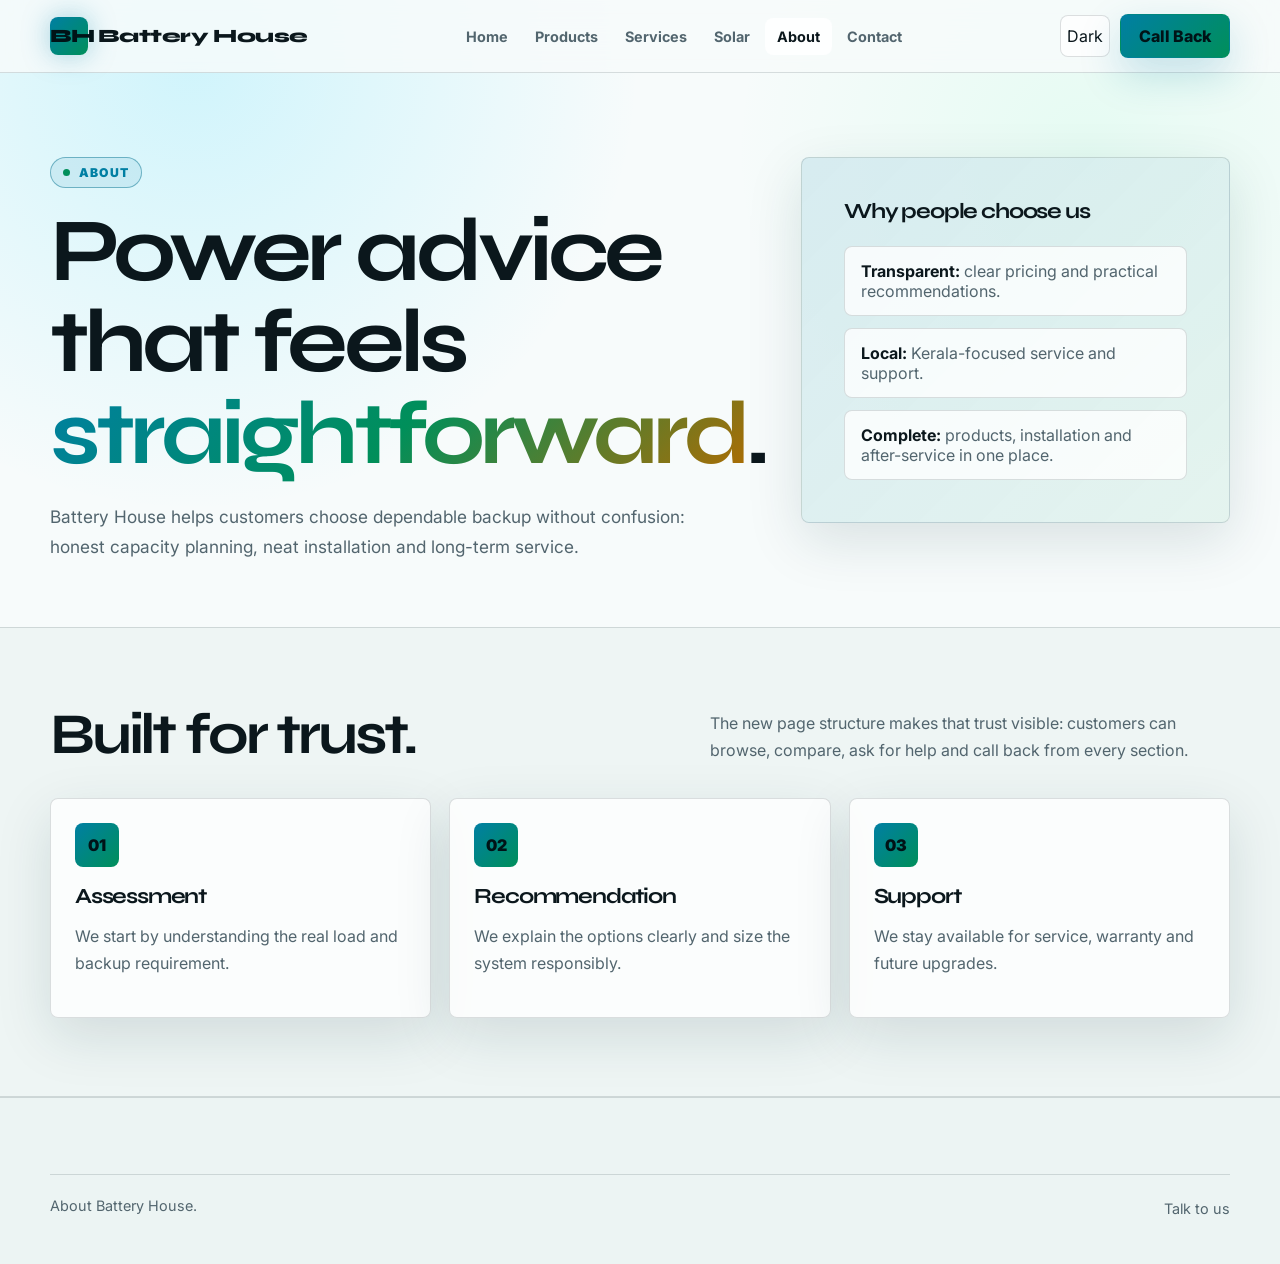
<file: about.html>
<!DOCTYPE html>
<html lang="en">
<head>
  <meta charset="UTF-8">
  <meta name="viewport" content="width=device-width, initial-scale=1.0">
  <title>About | Battery House</title>
  <meta name="description" content="About Battery House, a Kerala power solutions company for batteries, inverters, UPS and solar.">
  <link rel="preconnect" href="https://fonts.googleapis.com">
  <link rel="preconnect" href="https://fonts.gstatic.com" crossorigin>
  <link href="https://fonts.googleapis.com/css2?family=Inter:wght@400;600;700;800;900&family=Syne:wght@600;700;800&display=swap" rel="stylesheet">
  <link rel="stylesheet" href="styles.css">
</head>
<body>
  <header class="site-header"><div class="topbar"><a class="brand" href="index.html"><span class="brand-mark">BH</span>Battery House</a><nav class="desktop-nav"><a class="nav-link" href="index.html">Home</a><a class="nav-link" href="products.html">Products</a><a class="nav-link" href="services.html">Services</a><a class="nav-link" href="solar.html">Solar</a><a class="nav-link active" href="about.html">About</a><a class="nav-link" href="contact.html">Contact</a></nav><div class="nav-actions"><button class="theme-toggle" type="button" data-theme-toggle>Light</button><a class="btn primary callback" href="contact.html#callback-form">Call Back</a><button class="menu-toggle" type="button" data-menu-toggle>Menu</button></div></div><nav class="mobile-nav"><a class="nav-link" href="index.html">Home</a><a class="nav-link" href="products.html">Products</a><a class="nav-link" href="services.html">Services</a><a class="nav-link" href="solar.html">Solar</a><a class="nav-link active" href="about.html">About</a><a class="nav-link" href="contact.html">Contact</a></nav></header>
  <main>
    <section class="hero"><div class="wrap split"><div><span class="eyebrow">About</span><h1>Power advice that feels <span class="accent">straightforward</span>.</h1><p class="lead">Battery House helps customers choose dependable backup without confusion: honest capacity planning, neat installation and long-term service.</p></div><div class="banner"><h3>Why people choose us</h3><ul class="feature-list"><li><strong>Transparent:</strong> clear pricing and practical recommendations.</li><li><strong>Local:</strong> Kerala-focused service and support.</li><li><strong>Complete:</strong> products, installation and after-service in one place.</li></ul></div></div></section>
    <section class="section soft"><div class="wrap"><div class="section-head"><h2>Built for trust.</h2><p>The new page structure makes that trust visible: customers can browse, compare, ask for help and call back from every section.</p></div><div class="grid-3"><article class="card"><div class="icon">01</div><h3>Assessment</h3><p>We start by understanding the real load and backup requirement.</p></article><article class="card"><div class="icon">02</div><h3>Recommendation</h3><p>We explain the options clearly and size the system responsibly.</p></article><article class="card"><div class="icon">03</div><h3>Support</h3><p>We stay available for service, warranty and future upgrades.</p></article></div></div></section>
  </main>
  <footer class="site-footer"><div class="wrap footer-bottom"><span>About Battery House.</span><a class="footer-link" href="contact.html">Talk to us</a></div></footer>
  <script src="script.js"></script>
</body>
</html>
</file>
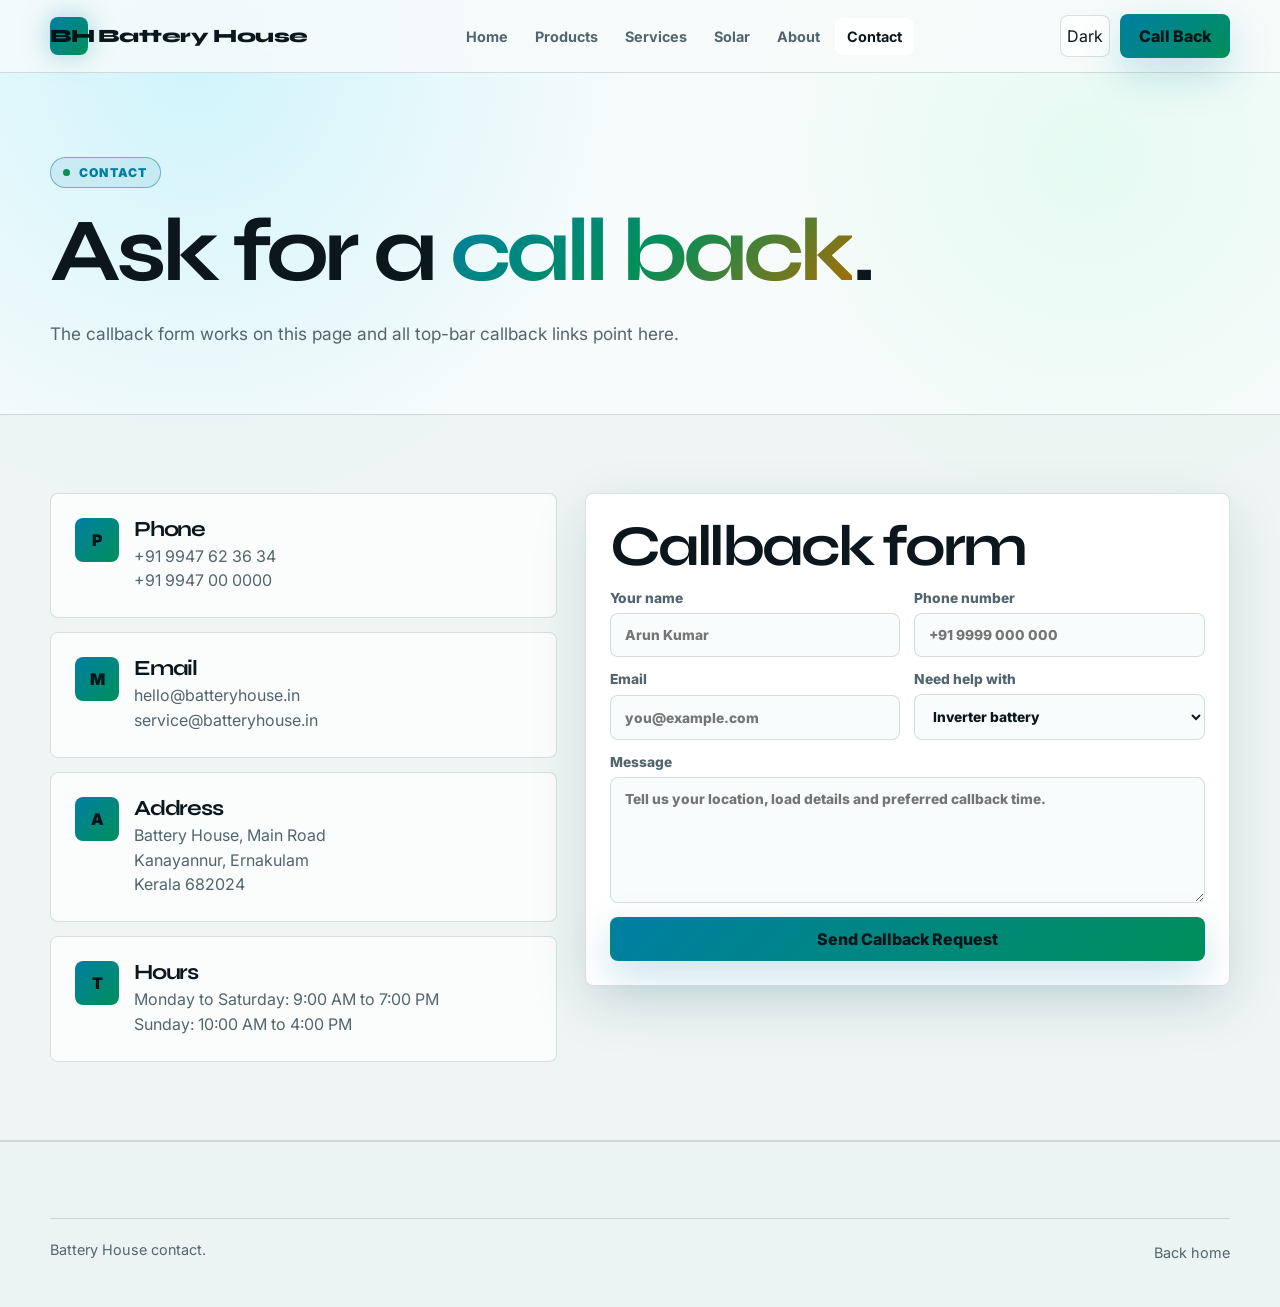
<file: contact.html>
<!DOCTYPE html>
<html lang="en">
<head>
  <meta charset="UTF-8">
  <meta name="viewport" content="width=device-width, initial-scale=1.0">
  <title>Contact | Battery House</title>
  <meta name="description" content="Contact Battery House or request a callback for inverter batteries, UPS, solar and service.">
  <link rel="preconnect" href="https://fonts.googleapis.com">
  <link rel="preconnect" href="https://fonts.gstatic.com" crossorigin>
  <link href="https://fonts.googleapis.com/css2?family=Inter:wght@400;600;700;800;900&family=Syne:wght@600;700;800&display=swap" rel="stylesheet">
  <link rel="stylesheet" href="styles.css">
</head>
<body>
  <header class="site-header"><div class="topbar"><a class="brand" href="index.html"><span class="brand-mark">BH</span>Battery House</a><nav class="desktop-nav"><a class="nav-link" href="index.html">Home</a><a class="nav-link" href="products.html">Products</a><a class="nav-link" href="services.html">Services</a><a class="nav-link" href="solar.html">Solar</a><a class="nav-link" href="about.html">About</a><a class="nav-link active" href="contact.html">Contact</a></nav><div class="nav-actions"><button class="theme-toggle" type="button" data-theme-toggle>Light</button><a class="btn primary callback" href="#callback-form">Call Back</a><button class="menu-toggle" type="button" data-menu-toggle>Menu</button></div></div><nav class="mobile-nav"><a class="nav-link" href="index.html">Home</a><a class="nav-link" href="products.html">Products</a><a class="nav-link" href="services.html">Services</a><a class="nav-link" href="solar.html">Solar</a><a class="nav-link" href="about.html">About</a><a class="nav-link active" href="contact.html">Contact</a></nav></header>
  <main>
    <section class="hero"><div class="wrap"><span class="eyebrow">Contact</span><h1>Ask for a <span class="accent">call back</span>.</h1><p class="lead">The callback form works on this page and all top-bar callback links point here.</p></div></section>
    <section class="section soft"><div class="wrap contact-grid">
      <div class="contact-stack">
        <article class="contact-card"><div class="contact-icon">P</div><div><h3>Phone</h3><p><a href="tel:+919947623634">+91 9947 62 36 34</a><br><a href="tel:+919947000000">+91 9947 00 0000</a></p></div></article>
        <article class="contact-card"><div class="contact-icon">M</div><div><h3>Email</h3><p><a href="mailto:hello@batteryhouse.in">hello@batteryhouse.in</a><br><a href="mailto:service@batteryhouse.in">service@batteryhouse.in</a></p></div></article>
        <article class="contact-card"><div class="contact-icon">A</div><div><h3>Address</h3><p>Battery House, Main Road<br>Kanayannur, Ernakulam<br>Kerala 682024</p></div></article>
        <article class="contact-card"><div class="contact-icon">T</div><div><h3>Hours</h3><p>Monday to Saturday: 9:00 AM to 7:00 PM<br>Sunday: 10:00 AM to 4:00 PM</p></div></article>
      </div>
      <form class="form" id="callback-form">
        <h2>Callback form</h2>
        <div class="form-row">
          <label>Your name<input id="name" name="name" type="text" placeholder="Arun Kumar" required></label>
          <label>Phone number<input name="phone" type="tel" placeholder="+91 9999 000 000" required></label>
        </div>
        <div class="form-row">
          <label>Email<input name="email" type="email" placeholder="you@example.com"></label>
          <label>Need help with<select id="service" name="service"><option>Inverter battery</option><option>UPS / inverter</option><option>Solar system</option><option>Battery replacement</option><option>Annual maintenance</option><option>Commercial UPS</option></select></label>
        </div>
        <label>Message<textarea name="message" placeholder="Tell us your location, load details and preferred callback time."></textarea></label>
        <button class="btn primary" type="submit">Send Callback Request</button>
      </form>
    </div></section>
  </main>
  <div class="toast" id="toast" role="status" aria-live="polite"></div>
  <footer class="site-footer"><div class="wrap footer-bottom"><span>Battery House contact.</span><a class="footer-link" href="index.html">Back home</a></div></footer>
  <script src="script.js"></script>
</body>
</html>
</file>
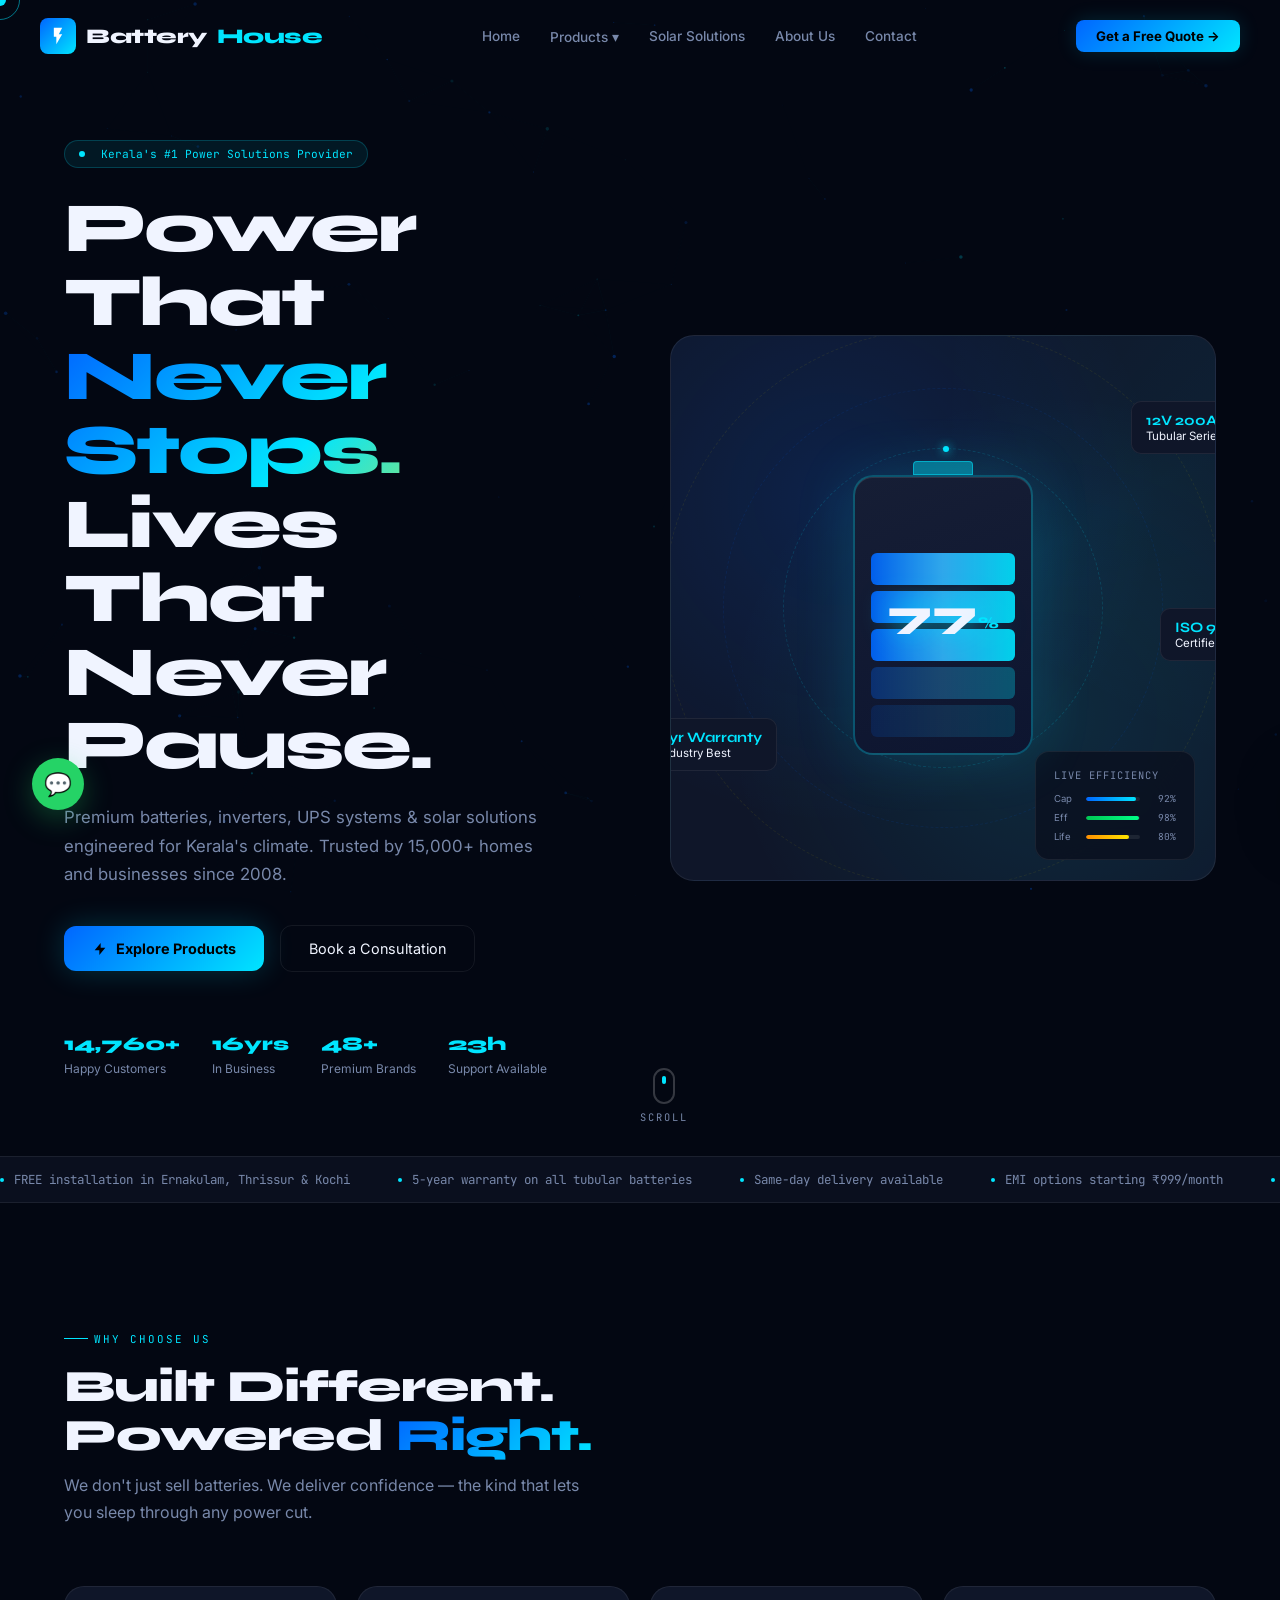
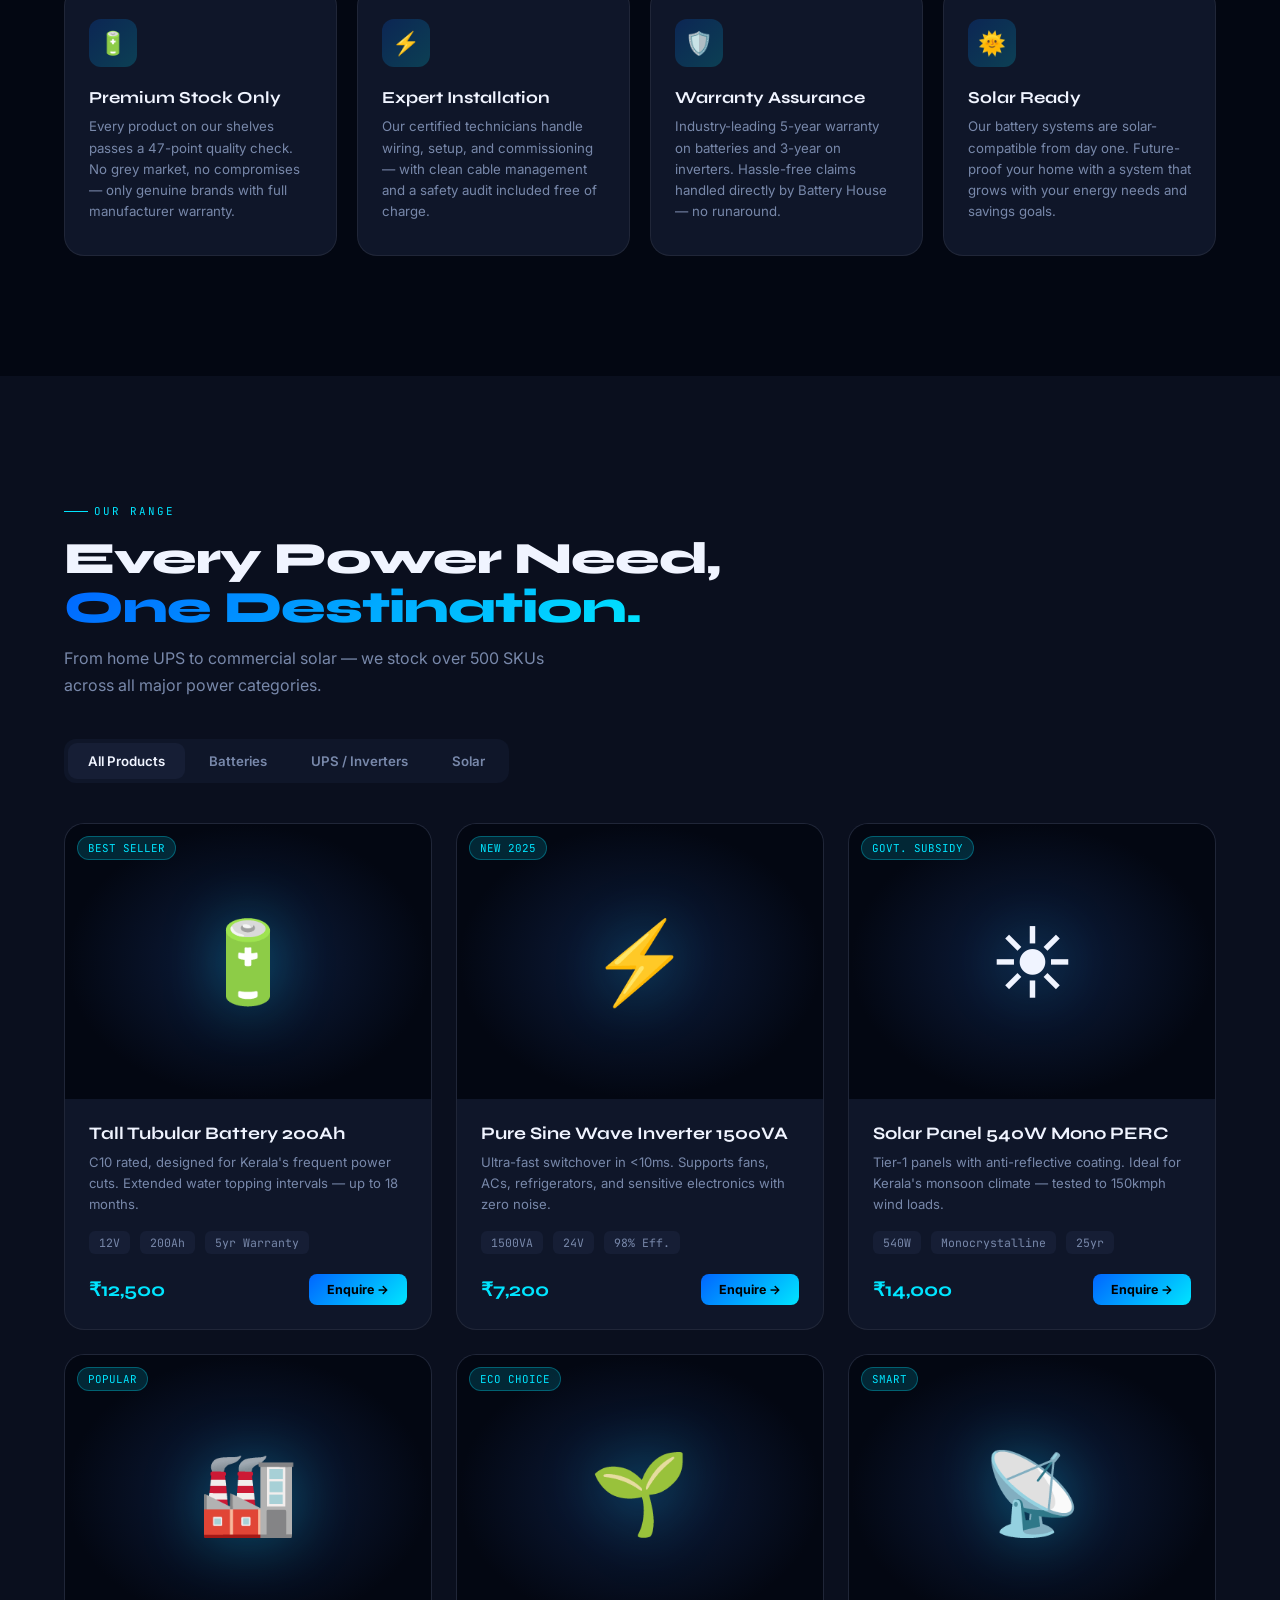
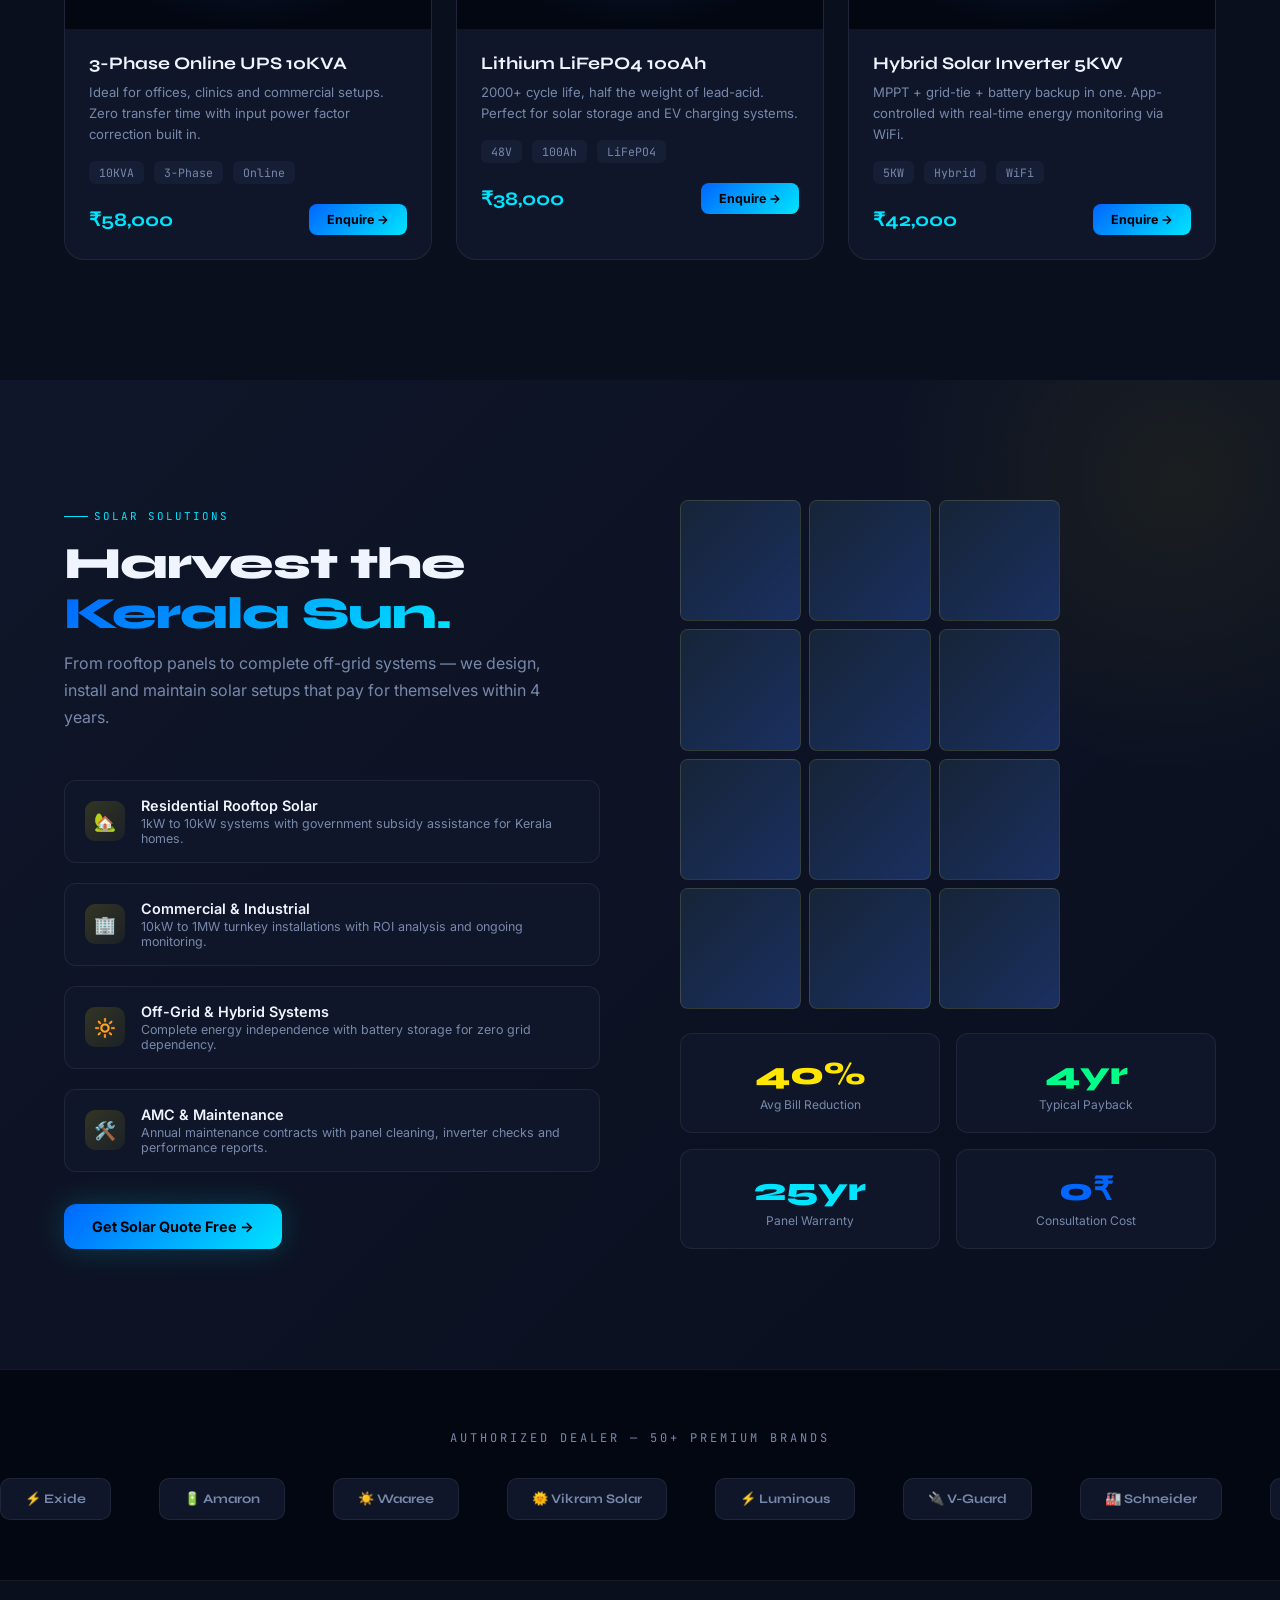
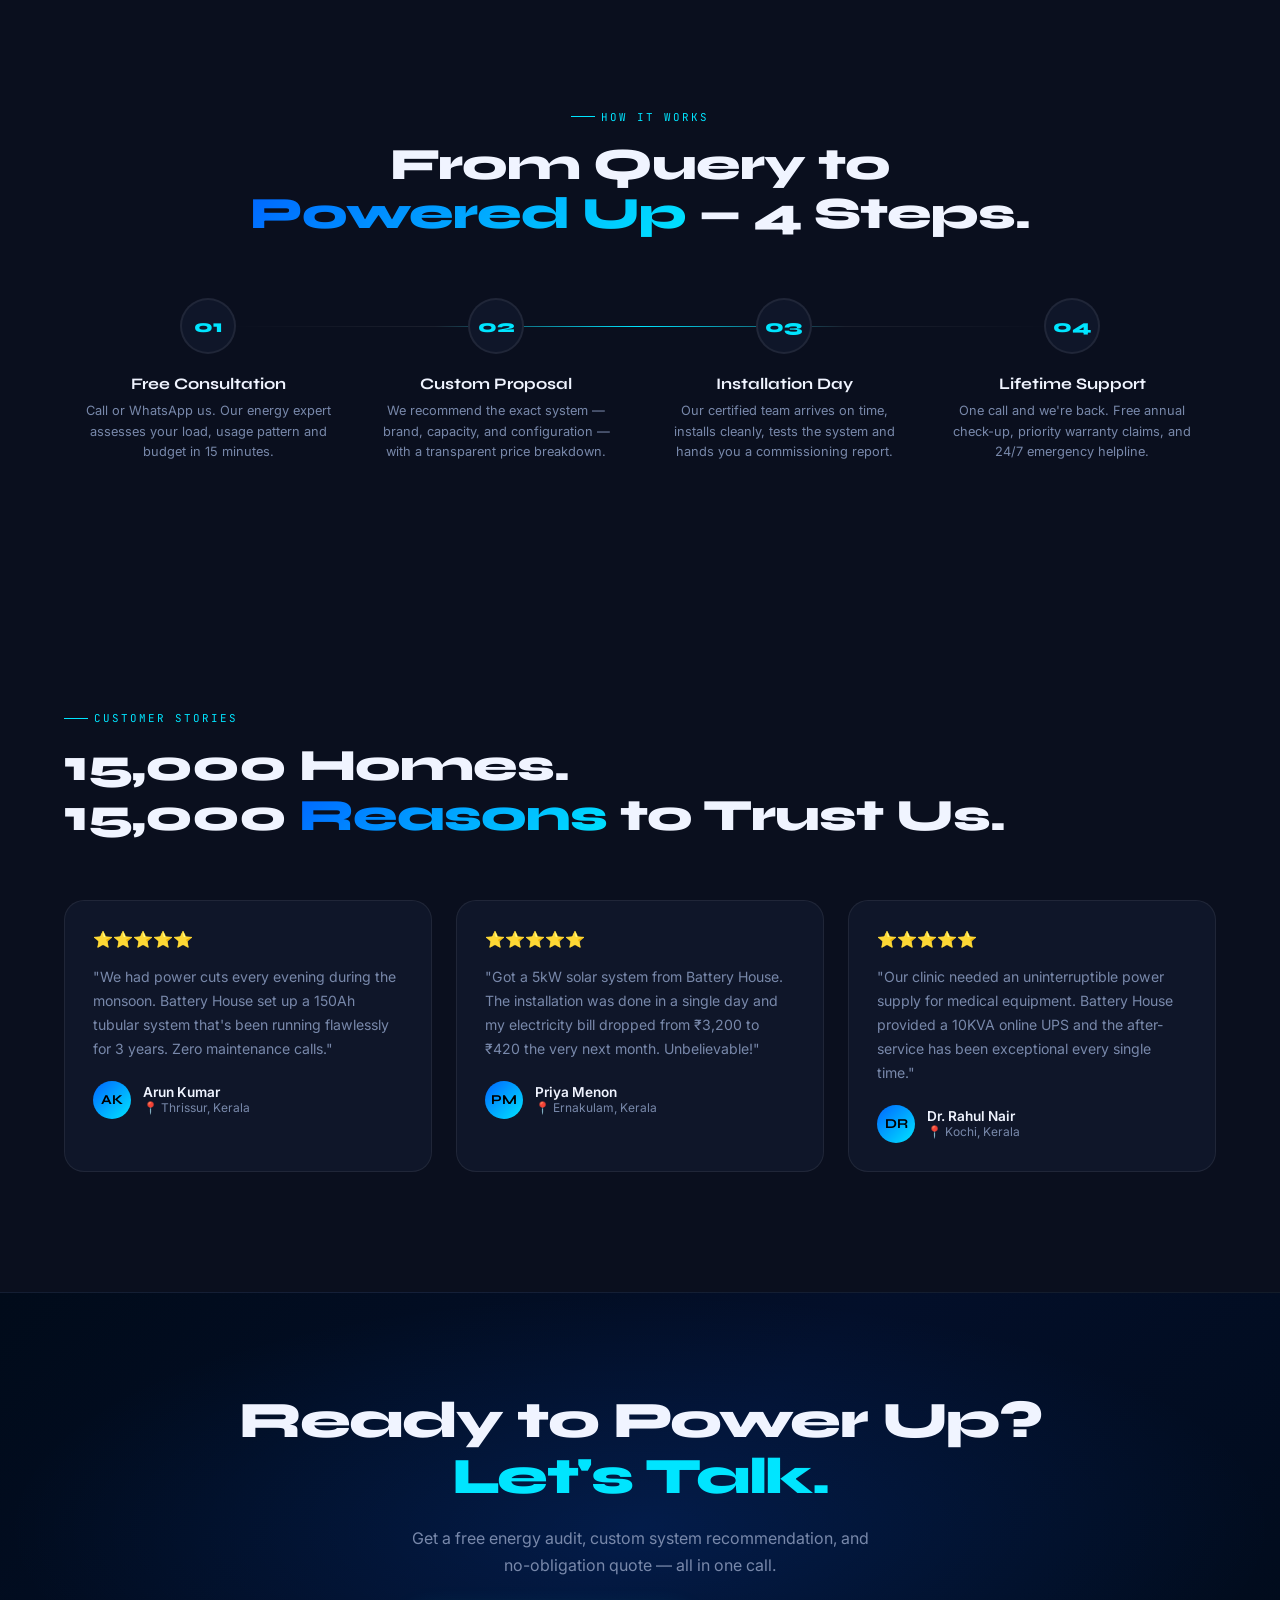
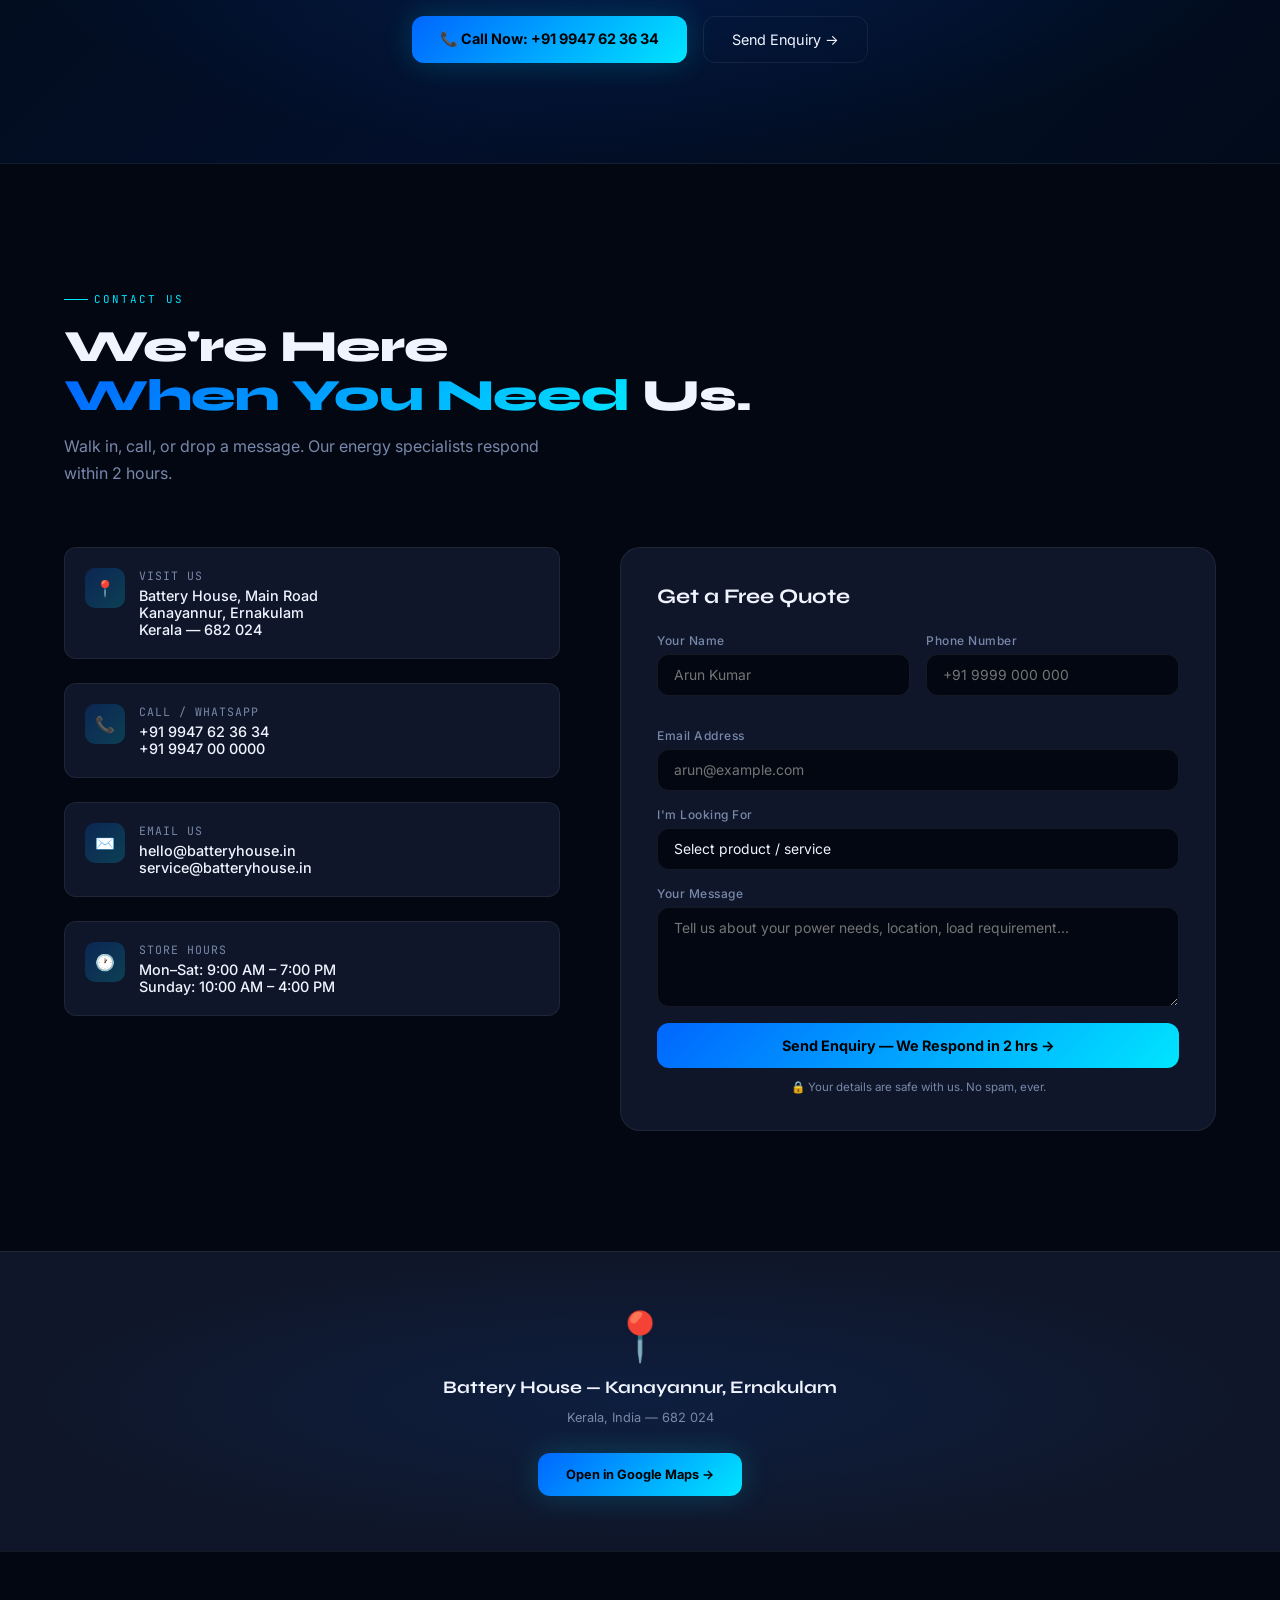
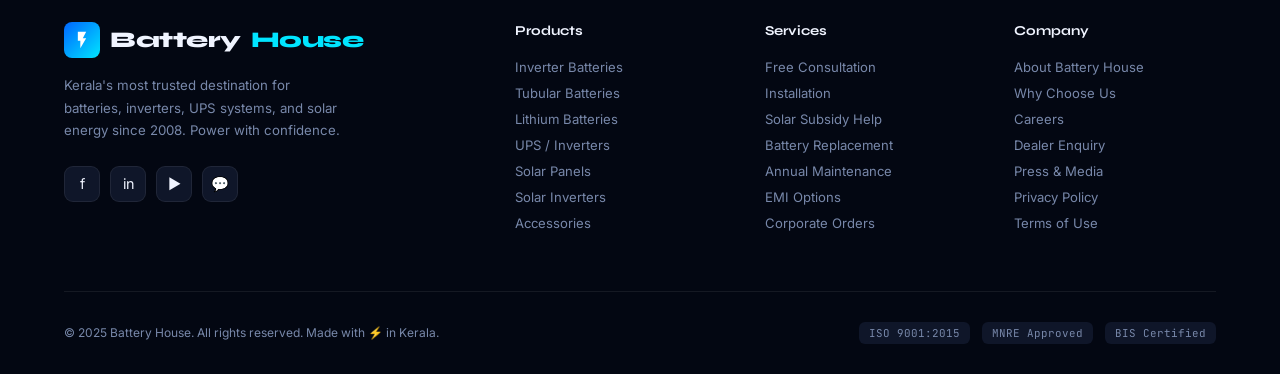
<file: index (1).html>
<!DOCTYPE html>
<html lang="en">
<head>
<meta charset="UTF-8">
<meta name="viewport" content="width=device-width, initial-scale=1.0">
<title>Battery House — Power Beyond Limits</title>
<meta name="description" content="Battery House: Kerala's #1 destination for inverters, batteries, UPS systems, and solar solutions. Premium energy for homes and businesses.">
<meta property="og:title" content="Battery House — Power Beyond Limits">
<meta property="og:description" content="Inverters, Batteries, UPS & Solar Solutions for Kerala">
<link rel="preconnect" href="https://fonts.googleapis.com">
<link href="https://fonts.googleapis.com/css2?family=Syne:wght@400;600;700;800&family=Inter:wght@300;400;500;600&family=JetBrains+Mono:wght@400;600&display=swap" rel="stylesheet">
<style>
/* ========== DESIGN TOKENS ========== */
:root {
  --bg:        #030712;
  --bg2:       #0a0f1e;
  --surface:   #0f1629;
  --surface2:  #161e35;
  --border:    rgba(255,255,255,0.07);
  --electric:  #00e5ff;
  --electric2: #0066ff;
  --volt:      #ffe600;
  --green:     #00ff88;
  --text:      #f0f4ff;
  --muted:     #7888aa;
  --font-display: 'Syne', sans-serif;
  --font-body:    'Inter', sans-serif;
  --font-mono:    'JetBrains Mono', monospace;
  --r: 12px;
  --r2: 20px;
  --transition: 0.4s cubic-bezier(.23,1,.32,1);
}

/* ========== RESET & BASE ========== */
*,*::before,*::after{box-sizing:border-box;margin:0;padding:0}
html{scroll-behavior:smooth;font-size:16px}
body{
  background:var(--bg);
  color:var(--text);
  font-family:var(--font-body);
  overflow-x:hidden;
  cursor:none;
}
a{text-decoration:none;color:inherit}
img{max-width:100%;display:block}
button{cursor:none;border:none;background:none;font-family:inherit}
ul{list-style:none}

/* ========== CUSTOM CURSOR ========== */
#cursor{
  position:fixed;width:12px;height:12px;
  background:var(--electric);
  border-radius:50%;pointer-events:none;z-index:99999;
  transform:translate(-50%,-50%);
  transition:width .2s,height .2s,opacity .2s;
  mix-blend-mode:screen;
}
#cursor-ring{
  position:fixed;width:40px;height:40px;
  border:1.5px solid var(--electric);
  border-radius:50%;pointer-events:none;z-index:99998;
  transform:translate(-50%,-50%);
  transition:all .12s ease;
  opacity:.5;
}
body:has(a:hover) #cursor{width:20px;height:20px;opacity:.7}
body:has(button:hover) #cursor{width:20px;height:20px}

/* ========== SCROLLBAR ========== */
::-webkit-scrollbar{width:4px}
::-webkit-scrollbar-track{background:var(--bg)}
::-webkit-scrollbar-thumb{background:var(--electric);border-radius:2px}

/* ========== PAGE LOADER ========== */
#loader{
  position:fixed;inset:0;background:var(--bg);z-index:99997;
  display:flex;flex-direction:column;align-items:center;justify-content:center;
  transition:opacity .7s ease, visibility .7s ease;
}
#loader.gone{opacity:0;visibility:hidden}
.loader-logo{
  font-family:var(--font-display);font-size:2rem;font-weight:800;
  color:var(--text);letter-spacing:-1px;
  opacity:0;animation:fadeUp .6s .3s forwards;
}
.loader-logo span{color:var(--electric)}
.loader-bar-wrap{
  margin-top:2rem;width:200px;height:2px;
  background:var(--surface2);border-radius:1px;overflow:hidden;
}
.loader-bar{
  height:100%;background:linear-gradient(90deg,var(--electric2),var(--electric));
  width:0;animation:loadBar 2s .5s forwards cubic-bezier(.4,0,.2,1);
}
.loader-percent{
  font-family:var(--font-mono);font-size:.75rem;color:var(--muted);
  margin-top:.75rem;opacity:0;animation:fadeUp .4s .6s forwards;
}
@keyframes loadBar{to{width:100%}}
@keyframes fadeUp{from{opacity:0;transform:translateY(16px)}to{opacity:1;transform:none}}

/* ========== CANVAS BACKGROUND ========== */
#bg-canvas{position:fixed;inset:0;z-index:0;pointer-events:none;opacity:.6}

/* ========== LAYOUT ========== */
.container{max-width:1200px;margin:0 auto;padding:0 24px}
.section{position:relative;z-index:1;padding:120px 0}

/* ========== NAVIGATION ========== */
nav{
  position:fixed;top:0;left:0;right:0;z-index:1000;
  padding:0 40px;
  transition:all .4s ease;
}
nav.scrolled{
  background:rgba(3,7,18,.85);
  backdrop-filter:blur(20px);
  border-bottom:1px solid var(--border);
  padding:0 40px;
}
.nav-inner{
  max-width:1300px;margin:0 auto;
  display:flex;align-items:center;justify-content:space-between;
  height:72px;
}
.nav-logo{
  display:flex;align-items:center;gap:10px;
  font-family:var(--font-display);font-size:1.3rem;font-weight:800;
  letter-spacing:-0.5px;
}
.logo-icon{
  width:36px;height:36px;
  background:linear-gradient(135deg,var(--electric2),var(--electric));
  border-radius:8px;display:flex;align-items:center;justify-content:center;
  font-size:.9rem;
}
.logo-icon svg{width:20px;height:20px;fill:white}
.nav-logo span{color:var(--electric)}
.nav-links{display:flex;align-items:center;gap:2px}
.nav-link{
  padding:8px 14px;font-size:.85rem;font-weight:500;
  color:var(--muted);border-radius:8px;
  transition:all .25s;position:relative;
}
.nav-link:hover{color:var(--text);background:var(--surface)}
.nav-link.active{color:var(--text)}
.nav-dropdown{position:relative}
.nav-dropdown:hover .dropdown-menu{opacity:1;visibility:visible;transform:translateY(0)}
.dropdown-menu{
  position:absolute;top:calc(100% + 8px);left:0;
  background:var(--surface);border:1px solid var(--border);
  border-radius:var(--r);padding:8px;min-width:200px;
  opacity:0;visibility:hidden;transform:translateY(-8px);
  transition:all .25s;
}
.dropdown-item{
  display:block;padding:8px 14px;font-size:.82rem;color:var(--muted);
  border-radius:6px;transition:all .2s;
}
.dropdown-item:hover{color:var(--text);background:var(--surface2)}
.nav-cta{
  padding:8px 20px;
  background:linear-gradient(135deg,var(--electric2),var(--electric));
  color:#000;font-size:.83rem;font-weight:700;border-radius:8px;
  transition:all .25s;
  box-shadow:0 0 20px rgba(0,229,255,.15);
}
.nav-cta:hover{transform:translateY(-1px);box-shadow:0 0 30px rgba(0,229,255,.3)}
.hamburger{display:none;flex-direction:column;gap:5px;padding:8px;cursor:none}
.hamburger span{display:block;width:22px;height:2px;background:var(--text);border-radius:1px;transition:.3s}
.mobile-menu{
  display:none;position:fixed;inset:0;background:var(--bg);z-index:999;
  flex-direction:column;align-items:center;justify-content:center;gap:32px;
}
.mobile-menu.open{display:flex}
.mobile-link{font-family:var(--font-display);font-size:2rem;font-weight:700;color:var(--muted);transition:.2s}
.mobile-link:hover{color:var(--electric)}

/* ========== HERO ========== */
.hero{
  min-height:100vh;display:flex;align-items:center;
  position:relative;overflow:hidden;
  padding:140px 0 80px;
}
.hero-grid{
  display:grid;grid-template-columns:1fr 1fr;gap:60px;align-items:center;
}
.hero-eyebrow{
  display:inline-flex;align-items:center;gap:8px;
  font-family:var(--font-mono);font-size:.7rem;color:var(--electric);
  background:rgba(0,229,255,.08);border:1px solid rgba(0,229,255,.2);
  padding:6px 14px;border-radius:100px;margin-bottom:24px;
  opacity:0;animation:fadeUp .6s .8s forwards;
}
.hero-eyebrow::before{content:'';width:6px;height:6px;background:var(--electric);border-radius:50%;animation:pulse 2s infinite}
@keyframes pulse{0%,100%{opacity:1;transform:scale(1)}50%{opacity:.4;transform:scale(.8)}}
.hero-title{
  font-family:var(--font-display);font-size:clamp(2.8rem,5.5vw,5.2rem);
  font-weight:800;line-height:1.05;letter-spacing:-2px;
  opacity:0;animation:fadeUp .7s .9s forwards;
}
.hero-title .line{display:block}
.hero-title .accent{
  background:linear-gradient(135deg,var(--electric2),var(--electric),var(--volt));
  -webkit-background-clip:text;-webkit-text-fill-color:transparent;
}
.hero-sub{
  margin-top:20px;font-size:1.05rem;color:var(--muted);line-height:1.7;max-width:480px;
  opacity:0;animation:fadeUp .6s 1s forwards;
}
.hero-actions{
  display:flex;align-items:center;gap:16px;margin-top:36px;
  opacity:0;animation:fadeUp .6s 1.1s forwards;
}
.btn-primary{
  display:inline-flex;align-items:center;gap:8px;
  padding:14px 28px;
  background:linear-gradient(135deg,var(--electric2),var(--electric));
  color:#000;font-weight:700;font-size:.9rem;border-radius:var(--r);
  transition:all .3s;box-shadow:0 0 30px rgba(0,229,255,.2);
}
.btn-primary:hover{transform:translateY(-2px);box-shadow:0 0 50px rgba(0,229,255,.4)}
.btn-primary svg{width:16px;height:16px}
.btn-ghost{
  display:inline-flex;align-items:center;gap:8px;
  padding:14px 28px;border:1px solid var(--border);
  color:var(--text);font-size:.9rem;border-radius:var(--r);
  transition:all .3s;
}
.btn-ghost:hover{border-color:var(--electric);color:var(--electric);background:rgba(0,229,255,.05)}
.hero-stats{
  display:flex;gap:32px;margin-top:48px;
  opacity:0;animation:fadeUp .6s 1.2s forwards;
}
.hero-stat{}
.hero-stat-n{
  font-family:var(--font-display);font-size:2rem;font-weight:800;color:var(--text);
}
.hero-stat-n span{color:var(--electric);font-size:1.2rem}
.hero-stat-l{font-size:.75rem;color:var(--muted);margin-top:2px}
.hero-visual{
  position:relative;
  opacity:0;animation:fadeUp .8s 1s forwards;
}
.battery-3d{
  width:100%;aspect-ratio:1;
  background:radial-gradient(ellipse at 30% 30%, rgba(0,102,255,.15) 0%, transparent 60%),
             radial-gradient(ellipse at 70% 70%, rgba(0,229,255,.1) 0%, transparent 60%),
             var(--surface);
  border-radius:24px;
  border:1px solid var(--border);
  position:relative;overflow:hidden;
  display:flex;align-items:center;justify-content:center;
}
.battery-3d::before{
  content:'';position:absolute;inset:0;
  background:conic-gradient(from 0deg at 50% 50%, transparent 0deg, rgba(0,229,255,.05) 60deg, transparent 120deg);
  animation:rotate 8s linear infinite;
}
@keyframes rotate{to{transform:rotate(360deg)}}
.battery-main{
  position:relative;z-index:1;
  width:180px;
}
.battery-body{
  width:180px;height:280px;
  background:linear-gradient(160deg,var(--surface2),#0d1530);
  border-radius:20px;border:2px solid rgba(0,229,255,.3);
  position:relative;overflow:hidden;
  box-shadow:0 0 60px rgba(0,229,255,.15), inset 0 1px 0 rgba(255,255,255,.1);
}
.battery-terminal{
  width:60px;height:14px;background:rgba(0,229,255,.4);
  border-radius:4px 4px 0 0;margin:0 auto;
  border:1px solid rgba(0,229,255,.5);
}
.battery-cells{
  position:absolute;inset:16px;display:flex;flex-direction:column;gap:6px;
  justify-content:flex-end;
}
.cell{
  height:32px;border-radius:6px;
  background:linear-gradient(90deg,var(--electric2),var(--electric));
  opacity:.9;position:relative;overflow:hidden;
}
.cell::after{
  content:'';position:absolute;inset:0;
  background:linear-gradient(90deg,transparent,rgba(255,255,255,.2),transparent);
  animation:shimmer 2s infinite;
}
@keyframes shimmer{0%{transform:translateX(-100%)}100%{transform:translateX(100%)}}
.cell:nth-child(4){opacity:.3}
.cell:nth-child(5){opacity:.15}
.batt-pct{
  position:absolute;top:50%;left:50%;transform:translate(-50%,-50%);
  font-family:var(--font-display);font-size:2.5rem;font-weight:800;
  color:var(--text);text-shadow:0 0 30px var(--electric);
}
.batt-pct span{font-size:1rem;color:var(--electric)}
.orbit-ring{
  position:absolute;border-radius:50%;border:1px dashed;
  animation:orbitSpin linear infinite;
}
.orbit-ring:nth-child(1){
  width:320px;height:320px;border-color:rgba(0,229,255,.15);
  animation-duration:20s;
}
.orbit-ring:nth-child(2){
  width:440px;height:440px;border-color:rgba(0,102,255,.1);
  animation-duration:30s;animation-direction:reverse;
}
.orbit-ring:nth-child(3){
  width:560px;height:560px;border-color:rgba(255,230,0,.07);
  animation-duration:40s;
}
@keyframes orbitSpin{to{transform:rotate(360deg)}}
.orbit-dot{
  position:absolute;width:6px;height:6px;
  background:var(--electric);border-radius:50%;top:-3px;left:50%;
  box-shadow:0 0 10px var(--electric);
}
.floating-tag{
  position:absolute;background:var(--surface);
  border:1px solid var(--border);border-radius:10px;
  padding:10px 14px;font-size:.72rem;
  backdrop-filter:blur(10px);
  animation:float 3s ease-in-out infinite;
}
.floating-tag strong{display:block;color:var(--electric);font-family:var(--font-display);font-size:.9rem}
.tag-1{top:12%;right:-5%;animation-delay:0s}
.tag-2{bottom:20%;left:-5%;animation-delay:1s}
.tag-3{top:50%;right:-8%;animation-delay:2s}
@keyframes float{0%,100%{transform:translateY(0)}50%{transform:translateY(-10px)}}

/* ========== TICKER ========== */
.ticker{
  border-top:1px solid var(--border);
  border-bottom:1px solid var(--border);
  background:var(--bg2);
  padding:14px 0;overflow:hidden;position:relative;z-index:1;
}
.ticker-inner{
  display:flex;gap:48px;white-space:nowrap;
  animation:ticker 30s linear infinite;
}
@keyframes ticker{from{transform:translateX(0)}to{transform:translateX(-50%)}}
.ticker-item{
  display:flex;align-items:center;gap:10px;
  font-size:.78rem;color:var(--muted);font-family:var(--font-mono);
}
.ticker-item .dot{width:4px;height:4px;background:var(--electric);border-radius:50%}

/* ========== SECTION HEADERS ========== */
.section-label{
  display:inline-flex;align-items:center;gap:6px;
  font-family:var(--font-mono);font-size:.68rem;color:var(--electric);
  letter-spacing:2px;text-transform:uppercase;margin-bottom:16px;
}
.section-label::before{content:'';width:24px;height:1px;background:var(--electric)}
.section-title{
  font-family:var(--font-display);font-size:clamp(2rem,3.5vw,3.2rem);
  font-weight:800;line-height:1.1;letter-spacing:-1px;
}
.section-title .e{
  background:linear-gradient(135deg,var(--electric2),var(--electric));
  -webkit-background-clip:text;-webkit-text-fill-color:transparent;
}
.section-sub{color:var(--muted);font-size:1rem;line-height:1.7;max-width:520px;margin-top:12px}

/* ========== WHY US ========== */
.why-grid{
  display:grid;grid-template-columns:repeat(4,1fr);gap:20px;margin-top:60px;
}
.why-card{
  background:var(--surface);border:1px solid var(--border);
  border-radius:var(--r2);padding:32px 24px;
  transition:all .4s;position:relative;overflow:hidden;
}
.why-card::before{
  content:'';position:absolute;inset:0;
  background:radial-gradient(ellipse at 50% 0%, rgba(0,229,255,.07) 0%, transparent 60%);
  opacity:0;transition:.4s;
}
.why-card:hover::before{opacity:1}
.why-card:hover{border-color:rgba(0,229,255,.25);transform:translateY(-4px);
  box-shadow:0 20px 60px rgba(0,0,0,.4)}
.why-icon{
  width:48px;height:48px;border-radius:12px;
  background:linear-gradient(135deg,rgba(0,102,255,.2),rgba(0,229,255,.2));
  display:flex;align-items:center;justify-content:center;margin-bottom:20px;
  font-size:1.4rem;
}
.why-title{font-family:var(--font-display);font-size:1.05rem;font-weight:700;margin-bottom:8px}
.why-desc{font-size:.83rem;color:var(--muted);line-height:1.6}

/* ========== PRODUCTS ========== */
.products-section{background:var(--bg2)}
.products-tabs{
  display:flex;gap:4px;background:var(--surface);
  border-radius:12px;padding:4px;margin:40px 0;
  width:fit-content;
}
.tab-btn{
  padding:10px 20px;border-radius:9px;font-size:.83rem;font-weight:600;
  color:var(--muted);transition:all .25s;
}
.tab-btn.active{background:var(--surface2);color:var(--text)}
.tab-btn:hover:not(.active){color:var(--text)}
.products-grid{
  display:grid;grid-template-columns:repeat(3,1fr);gap:24px;
}
.product-card{
  background:var(--surface);border:1px solid var(--border);
  border-radius:var(--r2);overflow:hidden;
  transition:all .4s;position:relative;
}
.product-card:hover{border-color:rgba(0,229,255,.25);transform:translateY(-6px);
  box-shadow:0 30px 80px rgba(0,0,0,.5)}
.product-img{
  aspect-ratio:4/3;overflow:hidden;position:relative;
  background:radial-gradient(ellipse at 50% 50%, rgba(0,102,255,.1) 0%, var(--bg) 70%);
  display:flex;align-items:center;justify-content:center;
}
.product-img-inner{
  width:60%;aspect-ratio:1;
  display:flex;align-items:center;justify-content:center;font-size:5rem;
  filter:drop-shadow(0 0 30px rgba(0,229,255,.3));
  transition:transform .4s;
}
.product-card:hover .product-img-inner{transform:scale(1.08) translateY(-4px)}
.product-badge{
  position:absolute;top:12px;left:12px;
  background:rgba(0,229,255,.15);border:1px solid rgba(0,229,255,.3);
  padding:4px 10px;border-radius:100px;font-size:.68rem;color:var(--electric);
  font-family:var(--font-mono);
}
.product-info{padding:24px}
.product-name{font-family:var(--font-display);font-size:1.1rem;font-weight:700;margin-bottom:8px}
.product-desc{font-size:.82rem;color:var(--muted);line-height:1.6;margin-bottom:16px}
.product-specs{display:flex;gap:10px;flex-wrap:wrap;margin-bottom:20px}
.spec-pill{
  padding:4px 10px;background:var(--surface2);border-radius:6px;
  font-size:.72rem;color:var(--muted);font-family:var(--font-mono);
}
.product-footer{display:flex;align-items:center;justify-content:space-between}
.product-price{font-family:var(--font-display);font-size:1.2rem;font-weight:700;color:var(--electric)}
.product-cta{
  padding:8px 18px;
  background:linear-gradient(135deg,var(--electric2),var(--electric));
  color:#000;font-size:.78rem;font-weight:700;border-radius:8px;
  transition:all .25s;
}
.product-cta:hover{transform:scale(1.05);box-shadow:0 0 20px rgba(0,229,255,.3)}

/* ========== SOLAR STRIP ========== */
.solar-section{
  background:linear-gradient(135deg, var(--surface) 0%, var(--bg2) 100%);
  position:relative;overflow:hidden;
}
.solar-section::before{
  content:'';position:absolute;top:-200px;right:-200px;
  width:600px;height:600px;
  background:radial-gradient(circle, rgba(255,230,0,.06) 0%, transparent 70%);
  pointer-events:none;
}
.solar-inner{
  display:grid;grid-template-columns:1fr 1fr;gap:80px;align-items:center;
}
.solar-visual{position:relative}
.solar-panel-grid{
  display:grid;grid-template-columns:repeat(3,1fr);gap:8px;
}
.solar-cell{
  aspect-ratio:1;background:linear-gradient(135deg,#0a1a3a,#1a3060);
  border-radius:8px;border:1px solid rgba(255,230,0,.15);
  position:relative;overflow:hidden;
  animation:solarPulse 3s ease-in-out infinite;
}
.solar-cell:nth-child(odd){animation-delay:.5s}
.solar-cell::after{
  content:'';position:absolute;inset:0;
  background:linear-gradient(135deg,rgba(255,230,0,.05),transparent);
}
@keyframes solarPulse{0%,100%{box-shadow:none}50%{box-shadow:0 0 15px rgba(255,230,0,.15)}}
.energy-flow{
  display:flex;flex-direction:column;gap:20px;margin-top:48px;
}
.flow-item{
  display:flex;align-items:center;gap:16px;
  background:var(--surface);border:1px solid var(--border);
  border-radius:var(--r);padding:16px 20px;
  transition:all .3s;
}
.flow-item:hover{border-color:var(--volt);transform:translateX(4px)}
.flow-icon{
  width:40px;height:40px;flex-shrink:0;
  background:linear-gradient(135deg,rgba(255,230,0,.15),rgba(255,230,0,.05));
  border-radius:10px;display:flex;align-items:center;justify-content:center;font-size:1.1rem;
}
.flow-text{}
.flow-title{font-weight:600;font-size:.9rem;margin-bottom:2px}
.flow-desc{font-size:.78rem;color:var(--muted)}

/* ========== BRANDS ========== */
.brands-section{padding:60px 0;border-top:1px solid var(--border);border-bottom:1px solid var(--border)}
.brands-label{text-align:center;font-size:.75rem;color:var(--muted);font-family:var(--font-mono);letter-spacing:3px;margin-bottom:32px}
.brands-track{overflow:hidden}
.brands-inner{
  display:flex;gap:48px;align-items:center;
  animation:ticker 25s linear infinite;
  white-space:nowrap;
}
.brand-chip{
  flex-shrink:0;
  background:var(--surface);border:1px solid var(--border);
  padding:12px 24px;border-radius:10px;
  font-family:var(--font-display);font-size:.82rem;font-weight:700;color:var(--muted);
  transition:all .3s;
  white-space:nowrap;
}
.brand-chip:hover{color:var(--text);border-color:var(--electric)}

/* ========== TESTIMONIALS ========== */
.testimonials-grid{
  display:grid;grid-template-columns:repeat(3,1fr);gap:24px;margin-top:60px;
}
.testi-card{
  background:var(--surface);border:1px solid var(--border);
  border-radius:var(--r2);padding:28px;
  transition:all .4s;
}
.testi-card:hover{border-color:rgba(0,229,255,.2);box-shadow:0 20px 60px rgba(0,0,0,.3)}
.testi-stars{display:flex;gap:4px;margin-bottom:16px}
.star{color:var(--volt);font-size:.9rem}
.testi-text{font-size:.88rem;color:var(--muted);line-height:1.7;margin-bottom:20px}
.testi-author{display:flex;align-items:center;gap:12px}
.author-avatar{
  width:38px;height:38px;border-radius:50%;
  background:linear-gradient(135deg,var(--electric2),var(--electric));
  display:flex;align-items:center;justify-content:center;
  font-family:var(--font-display);font-weight:700;font-size:.85rem;color:#000;
}
.author-name{font-weight:600;font-size:.85rem}
.author-loc{font-size:.75rem;color:var(--muted)}

/* ========== PROCESS ========== */
.process-section{background:var(--bg2)}
.process-steps{
  display:grid;grid-template-columns:repeat(4,1fr);
  gap:0;margin-top:60px;position:relative;
}
.process-steps::before{
  content:'';position:absolute;top:28px;left:calc(12.5% + 20px);
  right:calc(12.5% + 20px);height:1px;
  background:linear-gradient(90deg,transparent,var(--border),var(--electric),var(--border),transparent);
}
.process-step{text-align:center;padding:0 20px}
.step-num{
  width:56px;height:56px;border-radius:50%;
  background:var(--surface);border:2px solid var(--border);
  display:flex;align-items:center;justify-content:center;margin:0 auto 20px;
  font-family:var(--font-display);font-size:1.1rem;font-weight:800;
  color:var(--electric);position:relative;z-index:1;
  transition:all .3s;
}
.process-step:hover .step-num{
  border-color:var(--electric);
  box-shadow:0 0 30px rgba(0,229,255,.3);
  background:rgba(0,229,255,.1);
}
.step-title{font-family:var(--font-display);font-size:1rem;font-weight:700;margin-bottom:8px}
.step-desc{font-size:.8rem;color:var(--muted);line-height:1.6}

/* ========== CTA BAND ========== */
.cta-band{
  position:relative;overflow:hidden;
  background:linear-gradient(135deg,#010b1a 0%,#030f2a 50%,#010b1a 100%);
  border-top:1px solid var(--border);border-bottom:1px solid var(--border);
}
.cta-band::before{
  content:'';position:absolute;inset:0;
  background:radial-gradient(ellipse at 50% 50%, rgba(0,102,255,.15) 0%, transparent 70%);
}
.cta-inner{
  text-align:center;position:relative;z-index:1;padding:100px 24px;
}
.cta-title{
  font-family:var(--font-display);font-size:clamp(2.2rem,4vw,3.8rem);
  font-weight:800;letter-spacing:-1.5px;line-height:1.1;margin-bottom:20px;
}
.cta-sub{font-size:1rem;color:var(--muted);max-width:480px;margin:0 auto 36px;line-height:1.7}
.cta-actions{display:flex;gap:16px;justify-content:center;flex-wrap:wrap}

/* ========== CONTACT ========== */
.contact-grid{
  display:grid;grid-template-columns:1fr 1.2fr;gap:60px;margin-top:60px;
}
.contact-info{display:flex;flex-direction:column;gap:24px}
.contact-card{
  background:var(--surface);border:1px solid var(--border);
  border-radius:var(--r);padding:20px;
  display:flex;align-items:flex-start;gap:14px;
  transition:all .3s;
}
.contact-card:hover{border-color:rgba(0,229,255,.25);transform:translateX(4px)}
.contact-icon{
  width:40px;height:40px;flex-shrink:0;border-radius:10px;
  background:linear-gradient(135deg,rgba(0,102,255,.2),rgba(0,229,255,.2));
  display:flex;align-items:center;justify-content:center;font-size:1rem;
}
.contact-label{font-size:.72rem;color:var(--muted);margin-bottom:4px;font-family:var(--font-mono);letter-spacing:1px}
.contact-value{font-size:.9rem;font-weight:500}
.contact-form{
  background:var(--surface);border:1px solid var(--border);
  border-radius:var(--r2);padding:36px;
}
.form-row{display:grid;grid-template-columns:1fr 1fr;gap:16px;margin-bottom:16px}
.form-group{display:flex;flex-direction:column;gap:6px;margin-bottom:16px}
.form-label{font-size:.75rem;color:var(--muted);font-weight:500;letter-spacing:.5px}
.form-input,.form-select,.form-textarea{
  background:var(--bg);border:1px solid var(--border);
  color:var(--text);padding:12px 16px;border-radius:var(--r);
  font-family:var(--font-body);font-size:.87rem;
  transition:all .25s;outline:none;
}
.form-input:focus,.form-select:focus,.form-textarea:focus{
  border-color:var(--electric);
  box-shadow:0 0 0 3px rgba(0,229,255,.1);
}
.form-textarea{resize:vertical;min-height:100px}
.form-select{-webkit-appearance:none}
.form-submit{
  width:100%;padding:14px;
  background:linear-gradient(135deg,var(--electric2),var(--electric));
  color:#000;font-weight:700;border-radius:var(--r);font-size:.9rem;
  transition:all .3s;cursor:none;
}
.form-submit:hover{transform:translateY(-2px);box-shadow:0 0 30px rgba(0,229,255,.3)}

/* ========== MAP ========== */
.map-section{padding:0}
.map-wrap{
  height:300px;background:var(--surface);
  border-top:1px solid var(--border);
  position:relative;overflow:hidden;
}
.map-placeholder{
  position:absolute;inset:0;display:flex;align-items:center;justify-content:center;
  flex-direction:column;gap:12px;
  background:radial-gradient(ellipse at 50% 50%, rgba(0,102,255,.1) 0%, var(--surface) 70%);
}
.map-pin{font-size:3rem;animation:bounce 1.5s ease-in-out infinite}
@keyframes bounce{0%,100%{transform:translateY(0)}50%{transform:translateY(-12px)}}

/* ========== FOOTER ========== */
footer{
  background:var(--bg);border-top:1px solid var(--border);
  padding:70px 0 30px;
}
.footer-grid{
  display:grid;grid-template-columns:2fr 1fr 1fr 1fr;gap:48px;margin-bottom:60px;
}
.footer-brand .nav-logo{margin-bottom:16px;font-size:1.4rem}
.footer-desc{font-size:.83rem;color:var(--muted);line-height:1.7;max-width:280px;margin-bottom:24px}
.social-row{display:flex;gap:10px}
.social-btn{
  width:36px;height:36px;border-radius:9px;
  background:var(--surface);border:1px solid var(--border);
  display:flex;align-items:center;justify-content:center;font-size:.9rem;
  transition:all .25s;
}
.social-btn:hover{border-color:var(--electric);background:rgba(0,229,255,.1);color:var(--electric)}
.footer-col-title{
  font-family:var(--font-display);font-size:.85rem;font-weight:700;
  margin-bottom:20px;color:var(--text);
}
.footer-links{display:flex;flex-direction:column;gap:10px}
.footer-link{font-size:.82rem;color:var(--muted);transition:color .2s}
.footer-link:hover{color:var(--electric)}
.footer-bottom{
  display:flex;align-items:center;justify-content:space-between;
  padding-top:30px;border-top:1px solid var(--border);
  font-size:.75rem;color:var(--muted);
}
.footer-tags{display:flex;gap:12px}
.footer-tag{
  padding:4px 10px;background:var(--surface);border-radius:6px;font-size:.68rem;
  color:var(--muted);font-family:var(--font-mono);
}

/* ========== BACK TO TOP ========== */
#back-top{
  position:fixed;bottom:32px;right:32px;
  width:44px;height:44px;border-radius:12px;
  background:linear-gradient(135deg,var(--electric2),var(--electric));
  display:flex;align-items:center;justify-content:center;
  z-index:100;opacity:0;transform:translateY(16px);
  transition:all .3s;cursor:none;color:#000;font-size:1.1rem;
  box-shadow:0 0 30px rgba(0,229,255,.3);
}
#back-top.visible{opacity:1;transform:none}
#back-top:hover{transform:translateY(-3px);box-shadow:0 0 50px rgba(0,229,255,.5)}

/* ========== REVEAL ANIMATIONS ========== */
.reveal{opacity:0;transform:translateY(30px);transition:opacity .7s ease,transform .7s ease}
.reveal.in{opacity:1;transform:none}
.reveal-left{opacity:0;transform:translateX(-30px);transition:opacity .7s ease,transform .7s ease}
.reveal-left.in{opacity:1;transform:none}
.reveal-right{opacity:0;transform:translateX(30px);transition:opacity .7s ease,transform .7s ease}
.reveal-right.in{opacity:1;transform:none}

/* ========== NOTIFICATION TOAST ========== */
.toast{
  position:fixed;bottom:90px;right:32px;
  background:var(--surface);border:1px solid rgba(0,229,255,.3);
  border-radius:12px;padding:14px 20px;
  display:flex;align-items:center;gap:12px;
  font-size:.83rem;z-index:999;
  transform:translateX(120%);transition:transform .4s;
  box-shadow:0 20px 60px rgba(0,0,0,.4);
  max-width:280px;
}
.toast.show{transform:none}
.toast-icon{color:var(--green);font-size:1.1rem}

/* ========== FLOATING WHATSAPP ========== */
.whatsapp-btn{
  position:fixed;bottom:90px;left:32px;
  width:52px;height:52px;border-radius:50%;
  background:#25d366;display:flex;align-items:center;justify-content:center;
  font-size:1.4rem;z-index:100;cursor:none;
  box-shadow:0 8px 30px rgba(37,211,102,.3);
  transition:all .3s;animation:wpPulse 2s ease-in-out infinite;
}
.whatsapp-btn:hover{transform:scale(1.1);box-shadow:0 12px 40px rgba(37,211,102,.5)}
@keyframes wpPulse{
  0%,100%{box-shadow:0 8px 30px rgba(37,211,102,.3)}
  50%{box-shadow:0 8px 40px rgba(37,211,102,.5), 0 0 0 8px rgba(37,211,102,.08)}
}

/* ========== HERO SCROLL INDICATOR ========== */
.scroll-ind{
  position:absolute;bottom:32px;left:50%;transform:translateX(-50%);
  display:flex;flex-direction:column;align-items:center;gap:6px;
  opacity:0;animation:fadeUp .5s 2s forwards;
}
.scroll-mouse{
  width:22px;height:36px;border:2px solid rgba(255,255,255,.2);
  border-radius:11px;display:flex;justify-content:center;padding-top:6px;
}
.scroll-dot{
  width:4px;height:8px;background:var(--electric);border-radius:2px;
  animation:scrollBounce 1.5s ease-in-out infinite;
}
@keyframes scrollBounce{0%,100%{transform:translateY(0)}50%{transform:translateY(8px)}}
.scroll-label{font-size:.65rem;color:var(--muted);font-family:var(--font-mono);letter-spacing:2px}

/* ========== COUNTER ANIMATION ========== */
.count-up{transition:all .1s}

/* ========== ENERGY BAR WIDGET ========== */
.energy-widget{
  position:absolute;bottom:20px;right:20px;
  background:rgba(10,15,30,.8);backdrop-filter:blur(20px);
  border:1px solid var(--border);border-radius:14px;padding:16px 18px;
  width:160px;
}
.ew-title{font-size:.65rem;color:var(--muted);font-family:var(--font-mono);margin-bottom:10px;letter-spacing:1px}
.ew-bars{display:flex;flex-direction:column;gap:6px}
.ew-bar-row{display:flex;align-items:center;gap:8px}
.ew-bar-label{font-size:.6rem;color:var(--muted);width:24px;flex-shrink:0}
.ew-bar-track{flex:1;height:4px;background:rgba(255,255,255,.08);border-radius:2px;overflow:hidden}
.ew-bar-fill{height:100%;border-radius:2px;animation:barLoad 2s .5s both}
@keyframes barLoad{from{width:0%}to{width:var(--w)}}
.ew-pct{font-size:.6rem;color:var(--muted);width:28px;text-align:right;flex-shrink:0;font-family:var(--font-mono)}

/* ========== RESPONSIVE ========== */
@media(max-width:1024px){
  .why-grid{grid-template-columns:repeat(2,1fr)}
  .products-grid{grid-template-columns:repeat(2,1fr)}
  .testimonials-grid{grid-template-columns:1fr 1fr}
  .footer-grid{grid-template-columns:1fr 1fr}
  .process-steps{grid-template-columns:repeat(2,1fr);gap:32px}
  .process-steps::before{display:none}
  .hero-grid{grid-template-columns:1fr;gap:40px}
  .hero-visual{max-width:400px;margin:0 auto}
  .solar-inner{grid-template-columns:1fr}
  .contact-grid{grid-template-columns:1fr}
}
@media(max-width:768px){
  .why-grid{grid-template-columns:1fr}
  .products-grid{grid-template-columns:1fr}
  .testimonials-grid{grid-template-columns:1fr}
  .footer-grid{grid-template-columns:1fr}
  nav{padding:0 20px}
  nav.scrolled{padding:0 20px}
  .nav-links{display:none}
  .hamburger{display:flex}
  .section{padding:80px 0}
  .hero-stats{flex-wrap:wrap;gap:20px}
  .form-row{grid-template-columns:1fr}
  .footer-bottom{flex-direction:column;gap:12px;text-align:center}
  .process-steps{grid-template-columns:1fr}
  #cursor,#cursor-ring{display:none}
  body{cursor:auto}
  button,a{cursor:pointer}
}
</style>
</head>
<body>

<!-- CURSOR -->
<div id="cursor"></div>
<div id="cursor-ring"></div>

<!-- LOADER -->
<div id="loader">
  <div class="loader-logo">Battery<span>House</span></div>
  <div class="loader-bar-wrap"><div class="loader-bar"></div></div>
  <div class="loader-percent" id="loader-pct">0%</div>
</div>

<!-- CANVAS BACKGROUND -->
<canvas id="bg-canvas"></canvas>

<!-- BACK TO TOP -->
<button id="back-top" onclick="window.scrollTo({top:0,behavior:'smooth'})" aria-label="Back to top">↑</button>

<!-- WHATSAPP -->
<a href="https://wa.me/919947623634" class="whatsapp-btn" target="_blank" aria-label="WhatsApp">💬</a>

<!-- TOAST -->
<div class="toast" id="toast">
  <span class="toast-icon">✓</span>
  <span id="toast-msg">Message sent successfully!</span>
</div>

<!-- MOBILE MENU -->
<div class="mobile-menu" id="mobile-menu">
  <a class="mobile-link" href="#home" onclick="closeMobile()">Home</a>
  <a class="mobile-link" href="#products" onclick="closeMobile()">Products</a>
  <a class="mobile-link" href="#solar" onclick="closeMobile()">Solar</a>
  <a class="mobile-link" href="#about" onclick="closeMobile()">About</a>
  <a class="mobile-link" href="#contact" onclick="closeMobile()">Contact</a>
</div>

<!-- NAV -->
<nav id="nav">
  <div class="nav-inner">
    <a class="nav-logo" href="#home">
      <div class="logo-icon">
        <svg viewBox="0 0 24 24"><path d="M7 2v11h3v9l7-12h-4l4-8z"/></svg>
      </div>
      Battery<span>House</span>
    </a>
    <div class="nav-links">
      <a class="nav-link" href="#home">Home</a>
      <div class="nav-dropdown">
        <a class="nav-link" href="#products">Products ▾</a>
        <div class="dropdown-menu">
          <a class="dropdown-item" href="#products">🔋 Inverter Batteries</a>
          <a class="dropdown-item" href="#products">⚡ UPS / Inverters</a>
          <a class="dropdown-item" href="#products">☀️ Solar Batteries</a>
          <a class="dropdown-item" href="#products">🔌 Accessories</a>
        </div>
      </div>
      <a class="nav-link" href="#solar">Solar Solutions</a>
      <a class="nav-link" href="#about">About Us</a>
      <a class="nav-link" href="#contact">Contact</a>
    </div>
    <a class="nav-cta" href="#contact">Get a Free Quote →</a>
    <button class="hamburger" id="hamburger" onclick="toggleMobile()" aria-label="Menu">
      <span></span><span></span><span></span>
    </button>
  </div>
</nav>

<!-- ========== HERO ========== -->
<section class="hero" id="home">
  <div class="container">
    <div class="hero-grid">
      <div class="hero-content">
        <div class="hero-eyebrow">
          <span></span> Kerala's #1 Power Solutions Provider
        </div>
        <h1 class="hero-title">
          <span class="line">Power That</span>
          <span class="line accent">Never Stops.</span>
          <span class="line">Lives That</span>
          <span class="line">Never Pause.</span>
        </h1>
        <p class="hero-sub">Premium batteries, inverters, UPS systems & solar solutions engineered for Kerala's climate. Trusted by 15,000+ homes and businesses since 2008.</p>
        <div class="hero-actions">
          <a class="btn-primary" href="#products">
            <svg viewBox="0 0 24 24" fill="currentColor"><path d="M13 10V3L4 14h7v7l9-11h-7z"/></svg>
            Explore Products
          </a>
          <a class="btn-ghost" href="#contact">Book a Consultation</a>
        </div>
        <div class="hero-stats">
          <div class="hero-stat">
            <div class="hero-stat-n"><span class="count-up" data-target="15000">0</span><span>+</span></div>
            <div class="hero-stat-l">Happy Customers</div>
          </div>
          <div class="hero-stat">
            <div class="hero-stat-n"><span class="count-up" data-target="17">0</span><span>yrs</span></div>
            <div class="hero-stat-l">In Business</div>
          </div>
          <div class="hero-stat">
            <div class="hero-stat-n"><span class="count-up" data-target="50">0</span><span>+</span></div>
            <div class="hero-stat-l">Premium Brands</div>
          </div>
          <div class="hero-stat">
            <div class="hero-stat-n"><span class="count-up" data-target="24">0</span><span>h</span></div>
            <div class="hero-stat-l">Support Available</div>
          </div>
        </div>
      </div>

      <div class="hero-visual">
        <div class="battery-3d">
          <div class="orbit-ring"><div class="orbit-dot"></div></div>
          <div class="orbit-ring"></div>
          <div class="orbit-ring"></div>

          <div class="battery-main">
            <div class="battery-terminal"></div>
            <div class="battery-body">
              <div class="battery-cells">
                <div class="cell"></div>
                <div class="cell"></div>
                <div class="cell"></div>
                <div class="cell"></div>
                <div class="cell"></div>
              </div>
              <div class="batt-pct">75<span>%</span></div>
            </div>
          </div>

          <div class="floating-tag tag-1">
            <strong>12V 200Ah</strong>Tubular Series
          </div>
          <div class="floating-tag tag-2">
            <strong>5yr Warranty</strong>Industry Best
          </div>
          <div class="floating-tag tag-3">
            <strong>ISO 9001</strong>Certified
          </div>

          <div class="energy-widget">
            <div class="ew-title">LIVE EFFICIENCY</div>
            <div class="ew-bars">
              <div class="ew-bar-row">
                <div class="ew-bar-label">Cap</div>
                <div class="ew-bar-track"><div class="ew-bar-fill" style="--w:92%;background:linear-gradient(90deg,var(--electric2),var(--electric))"></div></div>
                <div class="ew-pct">92%</div>
              </div>
              <div class="ew-bar-row">
                <div class="ew-bar-label">Eff</div>
                <div class="ew-bar-track"><div class="ew-bar-fill" style="--w:98%;background:linear-gradient(90deg,#00c853,var(--green))"></div></div>
                <div class="ew-pct">98%</div>
              </div>
              <div class="ew-bar-row">
                <div class="ew-bar-label">Life</div>
                <div class="ew-bar-track"><div class="ew-bar-fill" style="--w:80%;background:linear-gradient(90deg,#ff8f00,var(--volt))"></div></div>
                <div class="ew-pct">80%</div>
              </div>
            </div>
          </div>
        </div>
      </div>
    </div>
  </div>

  <div class="scroll-ind">
    <div class="scroll-mouse"><div class="scroll-dot"></div></div>
    <div class="scroll-label">SCROLL</div>
  </div>
</section>

<!-- TICKER -->
<div class="ticker">
  <div class="ticker-inner" id="ticker">
    <span class="ticker-item"><span class="dot"></span>FREE installation in Ernakulam, Thrissur & Kochi</span>
    <span class="ticker-item"><span class="dot"></span>5-year warranty on all tubular batteries</span>
    <span class="ticker-item"><span class="dot"></span>Same-day delivery available</span>
    <span class="ticker-item"><span class="dot"></span>EMI options starting ₹999/month</span>
    <span class="ticker-item"><span class="dot"></span>Authorized dealer for Exide, Amaron & more</span>
    <span class="ticker-item"><span class="dot"></span>Solar subsidy assistance — Govt. approved</span>
    <span class="ticker-item"><span class="dot"></span>24/7 Emergency battery replacement service</span>
    <span class="ticker-item"><span class="dot"></span>FREE installation in Ernakulam, Thrissur & Kochi</span>
    <span class="ticker-item"><span class="dot"></span>5-year warranty on all tubular batteries</span>
    <span class="ticker-item"><span class="dot"></span>Same-day delivery available</span>
    <span class="ticker-item"><span class="dot"></span>EMI options starting ₹999/month</span>
    <span class="ticker-item"><span class="dot"></span>Authorized dealer for Exide, Amaron & more</span>
    <span class="ticker-item"><span class="dot"></span>Solar subsidy assistance — Govt. approved</span>
    <span class="ticker-item"><span class="dot"></span>24/7 Emergency battery replacement service</span>
  </div>
</div>

<!-- ========== WHY BATTERY HOUSE ========== -->
<section class="section" id="about">
  <div class="container">
    <div class="reveal">
      <div class="section-label">Why Choose Us</div>
      <h2 class="section-title">Built Different.<br>Powered <span class="e">Right.</span></h2>
      <p class="section-sub">We don't just sell batteries. We deliver confidence — the kind that lets you sleep through any power cut.</p>
    </div>
    <div class="why-grid">
      <div class="why-card reveal" style="transition-delay:.1s">
        <div class="why-icon">🔋</div>
        <div class="why-title">Premium Stock Only</div>
        <div class="why-desc">Every product on our shelves passes a 47-point quality check. No grey market, no compromises — only genuine brands with full manufacturer warranty.</div>
      </div>
      <div class="why-card reveal" style="transition-delay:.2s">
        <div class="why-icon">⚡</div>
        <div class="why-title">Expert Installation</div>
        <div class="why-desc">Our certified technicians handle wiring, setup, and commissioning — with clean cable management and a safety audit included free of charge.</div>
      </div>
      <div class="why-card reveal" style="transition-delay:.3s">
        <div class="why-icon">🛡️</div>
        <div class="why-title">Warranty Assurance</div>
        <div class="why-desc">Industry-leading 5-year warranty on batteries and 3-year on inverters. Hassle-free claims handled directly by Battery House — no runaround.</div>
      </div>
      <div class="why-card reveal" style="transition-delay:.4s">
        <div class="why-icon">🌞</div>
        <div class="why-title">Solar Ready</div>
        <div class="why-desc">Our battery systems are solar-compatible from day one. Future-proof your home with a system that grows with your energy needs and savings goals.</div>
      </div>
    </div>
  </div>
</section>

<!-- ========== PRODUCTS ========== -->
<section class="section products-section" id="products">
  <div class="container">
    <div class="reveal">
      <div class="section-label">Our Range</div>
      <h2 class="section-title">Every Power Need,<br><span class="e">One Destination.</span></h2>
      <p class="section-sub">From home UPS to commercial solar — we stock over 500 SKUs across all major power categories.</p>
    </div>
    <div class="products-tabs">
      <button class="tab-btn active" onclick="filterProducts('all')">All Products</button>
      <button class="tab-btn" onclick="filterProducts('battery')">Batteries</button>
      <button class="tab-btn" onclick="filterProducts('ups')">UPS / Inverters</button>
      <button class="tab-btn" onclick="filterProducts('solar')">Solar</button>
    </div>
    <div class="products-grid" id="products-grid">

      <div class="product-card reveal" data-cat="battery" style="transition-delay:.1s">
        <div class="product-img">
          <div class="product-badge">BEST SELLER</div>
          <div class="product-img-inner">🔋</div>
        </div>
        <div class="product-info">
          <div class="product-name">Tall Tubular Battery 200Ah</div>
          <div class="product-desc">C10 rated, designed for Kerala's frequent power cuts. Extended water topping intervals — up to 18 months.</div>
          <div class="product-specs">
            <span class="spec-pill">12V</span>
            <span class="spec-pill">200Ah</span>
            <span class="spec-pill">5yr Warranty</span>
          </div>
          <div class="product-footer">
            <div class="product-price">₹12,500</div>
            <a class="product-cta" href="#contact">Enquire →</a>
          </div>
        </div>
      </div>

      <div class="product-card reveal" data-cat="ups" style="transition-delay:.2s">
        <div class="product-img">
          <div class="product-badge">NEW 2025</div>
          <div class="product-img-inner">⚡</div>
        </div>
        <div class="product-info">
          <div class="product-name">Pure Sine Wave Inverter 1500VA</div>
          <div class="product-desc">Ultra-fast switchover in &lt;10ms. Supports fans, ACs, refrigerators, and sensitive electronics with zero noise.</div>
          <div class="product-specs">
            <span class="spec-pill">1500VA</span>
            <span class="spec-pill">24V</span>
            <span class="spec-pill">98% Eff.</span>
          </div>
          <div class="product-footer">
            <div class="product-price">₹7,200</div>
            <a class="product-cta" href="#contact">Enquire →</a>
          </div>
        </div>
      </div>

      <div class="product-card reveal" data-cat="solar" style="transition-delay:.3s">
        <div class="product-img">
          <div class="product-badge">GOVT. SUBSIDY</div>
          <div class="product-img-inner">☀️</div>
        </div>
        <div class="product-info">
          <div class="product-name">Solar Panel 540W Mono PERC</div>
          <div class="product-desc">Tier-1 panels with anti-reflective coating. Ideal for Kerala's monsoon climate — tested to 150kmph wind loads.</div>
          <div class="product-specs">
            <span class="spec-pill">540W</span>
            <span class="spec-pill">Monocrystalline</span>
            <span class="spec-pill">25yr</span>
          </div>
          <div class="product-footer">
            <div class="product-price">₹14,000</div>
            <a class="product-cta" href="#contact">Enquire →</a>
          </div>
        </div>
      </div>

      <div class="product-card reveal" data-cat="ups" style="transition-delay:.15s">
        <div class="product-img">
          <div class="product-badge">POPULAR</div>
          <div class="product-img-inner">🏭</div>
        </div>
        <div class="product-info">
          <div class="product-name">3-Phase Online UPS 10KVA</div>
          <div class="product-desc">Ideal for offices, clinics and commercial setups. Zero transfer time with input power factor correction built in.</div>
          <div class="product-specs">
            <span class="spec-pill">10KVA</span>
            <span class="spec-pill">3-Phase</span>
            <span class="spec-pill">Online</span>
          </div>
          <div class="product-footer">
            <div class="product-price">₹58,000</div>
            <a class="product-cta" href="#contact">Enquire →</a>
          </div>
        </div>
      </div>

      <div class="product-card reveal" data-cat="battery" style="transition-delay:.25s">
        <div class="product-img">
          <div class="product-badge">ECO CHOICE</div>
          <div class="product-img-inner">🌱</div>
        </div>
        <div class="product-info">
          <div class="product-name">Lithium LiFePO4 100Ah</div>
          <div class="product-desc">2000+ cycle life, half the weight of lead-acid. Perfect for solar storage and EV charging systems.</div>
          <div class="product-specs">
            <span class="spec-pill">48V</span>
            <span class="spec-pill">100Ah</span>
            <span class="spec-pill">LiFePO4</span>
          </div>
          <div class="product-footer">
            <div class="product-price">₹38,000</div>
            <a class="product-cta" href="#contact">Enquire →</a>
          </div>
        </div>
      </div>

      <div class="product-card reveal" data-cat="solar" style="transition-delay:.35s">
        <div class="product-img">
          <div class="product-badge">SMART</div>
          <div class="product-img-inner">📡</div>
        </div>
        <div class="product-info">
          <div class="product-name">Hybrid Solar Inverter 5KW</div>
          <div class="product-desc">MPPT + grid-tie + battery backup in one. App-controlled with real-time energy monitoring via WiFi.</div>
          <div class="product-specs">
            <span class="spec-pill">5KW</span>
            <span class="spec-pill">Hybrid</span>
            <span class="spec-pill">WiFi</span>
          </div>
          <div class="product-footer">
            <div class="product-price">₹42,000</div>
            <a class="product-cta" href="#contact">Enquire →</a>
          </div>
        </div>
      </div>
    </div>
  </div>
</section>

<!-- ========== SOLAR SOLUTIONS ========== -->
<section class="section solar-section" id="solar">
  <div class="container">
    <div class="solar-inner">
      <div class="reveal-left">
        <div class="section-label">Solar Solutions</div>
        <h2 class="section-title">Harvest the<br><span class="e">Kerala Sun.</span></h2>
        <p class="section-sub">From rooftop panels to complete off-grid systems — we design, install and maintain solar setups that pay for themselves within 4 years.</p>

        <div class="energy-flow">
          <div class="flow-item">
            <div class="flow-icon">🏡</div>
            <div class="flow-text">
              <div class="flow-title">Residential Rooftop Solar</div>
              <div class="flow-desc">1kW to 10kW systems with government subsidy assistance for Kerala homes.</div>
            </div>
          </div>
          <div class="flow-item">
            <div class="flow-icon">🏢</div>
            <div class="flow-text">
              <div class="flow-title">Commercial & Industrial</div>
              <div class="flow-desc">10kW to 1MW turnkey installations with ROI analysis and ongoing monitoring.</div>
            </div>
          </div>
          <div class="flow-item">
            <div class="flow-icon">🔆</div>
            <div class="flow-text">
              <div class="flow-title">Off-Grid & Hybrid Systems</div>
              <div class="flow-desc">Complete energy independence with battery storage for zero grid dependency.</div>
            </div>
          </div>
          <div class="flow-item">
            <div class="flow-icon">🛠️</div>
            <div class="flow-text">
              <div class="flow-title">AMC & Maintenance</div>
              <div class="flow-desc">Annual maintenance contracts with panel cleaning, inverter checks and performance reports.</div>
            </div>
          </div>
        </div>

        <div style="margin-top:32px">
          <a class="btn-primary" href="#contact">Get Solar Quote Free →</a>
        </div>
      </div>

      <div class="reveal-right">
        <div class="solar-panel-grid" style="max-width:380px">
          <div class="solar-cell"></div><div class="solar-cell"></div><div class="solar-cell"></div>
          <div class="solar-cell"></div><div class="solar-cell"></div><div class="solar-cell"></div>
          <div class="solar-cell"></div><div class="solar-cell"></div><div class="solar-cell"></div>
          <div class="solar-cell"></div><div class="solar-cell"></div><div class="solar-cell"></div>
        </div>
        <div style="margin-top:24px;display:grid;grid-template-columns:1fr 1fr;gap:16px">
          <div style="background:var(--surface);border:1px solid var(--border);border-radius:var(--r);padding:20px;text-align:center">
            <div style="font-family:var(--font-display);font-size:2rem;font-weight:800;color:var(--volt)">40%</div>
            <div style="font-size:.75rem;color:var(--muted);margin-top:4px">Avg Bill Reduction</div>
          </div>
          <div style="background:var(--surface);border:1px solid var(--border);border-radius:var(--r);padding:20px;text-align:center">
            <div style="font-family:var(--font-display);font-size:2rem;font-weight:800;color:var(--green)">4yr</div>
            <div style="font-size:.75rem;color:var(--muted);margin-top:4px">Typical Payback</div>
          </div>
          <div style="background:var(--surface);border:1px solid var(--border);border-radius:var(--r);padding:20px;text-align:center">
            <div style="font-family:var(--font-display);font-size:2rem;font-weight:800;color:var(--electric)">25yr</div>
            <div style="font-size:.75rem;color:var(--muted);margin-top:4px">Panel Warranty</div>
          </div>
          <div style="background:var(--surface);border:1px solid var(--border);border-radius:var(--r);padding:20px;text-align:center">
            <div style="font-family:var(--font-display);font-size:2rem;font-weight:800;color:var(--electric2)">0₹</div>
            <div style="font-size:.75rem;color:var(--muted);margin-top:4px">Consultation Cost</div>
          </div>
        </div>
      </div>
    </div>
  </div>
</section>

<!-- ========== BRANDS ========== -->
<div class="brands-section">
  <div class="container">
    <div class="brands-label">AUTHORIZED DEALER — 50+ PREMIUM BRANDS</div>
  </div>
  <div class="brands-track">
    <div class="brands-inner">
      <div class="brand-chip">⚡ Exide</div>
      <div class="brand-chip">🔋 Amaron</div>
      <div class="brand-chip">☀️ Waaree</div>
      <div class="brand-chip">🌞 Vikram Solar</div>
      <div class="brand-chip">⚡ Luminous</div>
      <div class="brand-chip">🔌 V-Guard</div>
      <div class="brand-chip">🏭 Schneider</div>
      <div class="brand-chip">📡 Growatt</div>
      <div class="brand-chip">🔋 Livguard</div>
      <div class="brand-chip">⚡ Microtek</div>
      <div class="brand-chip">🌱 Deye</div>
      <div class="brand-chip">🔆 Sofar Solar</div>
      <div class="brand-chip">🏠 Havells</div>
      <div class="brand-chip">⚡ Polycab</div>
      <div class="brand-chip">☀️ Enphase</div>
      <!-- duplicate for seamless loop -->
      <div class="brand-chip">⚡ Exide</div>
      <div class="brand-chip">🔋 Amaron</div>
      <div class="brand-chip">☀️ Waaree</div>
      <div class="brand-chip">🌞 Vikram Solar</div>
      <div class="brand-chip">⚡ Luminous</div>
      <div class="brand-chip">🔌 V-Guard</div>
      <div class="brand-chip">🏭 Schneider</div>
      <div class="brand-chip">📡 Growatt</div>
      <div class="brand-chip">🔋 Livguard</div>
      <div class="brand-chip">⚡ Microtek</div>
      <div class="brand-chip">🌱 Deye</div>
      <div class="brand-chip">🔆 Sofar Solar</div>
      <div class="brand-chip">🏠 Havells</div>
      <div class="brand-chip">⚡ Polycab</div>
      <div class="brand-chip">☀️ Enphase</div>
    </div>
  </div>
</div>

<!-- ========== PROCESS ========== -->
<section class="section process-section">
  <div class="container">
    <div class="reveal" style="text-align:center">
      <div class="section-label">How It Works</div>
      <h2 class="section-title">From Query to<br><span class="e">Powered Up</span> — 4 Steps.</h2>
    </div>
    <div class="process-steps">
      <div class="process-step reveal" style="transition-delay:.1s">
        <div class="step-num">01</div>
        <div class="step-title">Free Consultation</div>
        <div class="step-desc">Call or WhatsApp us. Our energy expert assesses your load, usage pattern and budget in 15 minutes.</div>
      </div>
      <div class="process-step reveal" style="transition-delay:.2s">
        <div class="step-num">02</div>
        <div class="step-title">Custom Proposal</div>
        <div class="step-desc">We recommend the exact system — brand, capacity, and configuration — with a transparent price breakdown.</div>
      </div>
      <div class="process-step reveal" style="transition-delay:.3s">
        <div class="step-num">03</div>
        <div class="step-title">Installation Day</div>
        <div class="step-desc">Our certified team arrives on time, installs cleanly, tests the system and hands you a commissioning report.</div>
      </div>
      <div class="process-step reveal" style="transition-delay:.4s">
        <div class="step-num">04</div>
        <div class="step-title">Lifetime Support</div>
        <div class="step-desc">One call and we're back. Free annual check-up, priority warranty claims, and 24/7 emergency helpline.</div>
      </div>
    </div>
  </div>
</section>

<!-- ========== TESTIMONIALS ========== -->
<section class="section" style="background:var(--bg2)">
  <div class="container">
    <div class="reveal">
      <div class="section-label">Customer Stories</div>
      <h2 class="section-title">15,000 Homes.<br>15,000 <span class="e">Reasons</span> to Trust Us.</h2>
    </div>
    <div class="testimonials-grid">
      <div class="testi-card reveal" style="transition-delay:.1s">
        <div class="testi-stars">⭐⭐⭐⭐⭐</div>
        <div class="testi-text">"We had power cuts every evening during the monsoon. Battery House set up a 150Ah tubular system that's been running flawlessly for 3 years. Zero maintenance calls."</div>
        <div class="testi-author">
          <div class="author-avatar">AK</div>
          <div>
            <div class="author-name">Arun Kumar</div>
            <div class="author-loc">📍 Thrissur, Kerala</div>
          </div>
        </div>
      </div>
      <div class="testi-card reveal" style="transition-delay:.2s">
        <div class="testi-stars">⭐⭐⭐⭐⭐</div>
        <div class="testi-text">"Got a 5kW solar system from Battery House. The installation was done in a single day and my electricity bill dropped from ₹3,200 to ₹420 the very next month. Unbelievable!"</div>
        <div class="testi-author">
          <div class="author-avatar">PM</div>
          <div>
            <div class="author-name">Priya Menon</div>
            <div class="author-loc">📍 Ernakulam, Kerala</div>
          </div>
        </div>
      </div>
      <div class="testi-card reveal" style="transition-delay:.3s">
        <div class="testi-stars">⭐⭐⭐⭐⭐</div>
        <div class="testi-text">"Our clinic needed an uninterruptible power supply for medical equipment. Battery House provided a 10KVA online UPS and the after-service has been exceptional every single time."</div>
        <div class="testi-author">
          <div class="author-avatar">DR</div>
          <div>
            <div class="author-name">Dr. Rahul Nair</div>
            <div class="author-loc">📍 Kochi, Kerala</div>
          </div>
        </div>
      </div>
    </div>
  </div>
</section>

<!-- ========== CTA BAND ========== -->
<div class="cta-band">
  <div class="cta-inner reveal">
    <h2 class="cta-title">Ready to Power Up?<br><span style="color:var(--electric)">Let's Talk.</span></h2>
    <p class="cta-sub">Get a free energy audit, custom system recommendation, and no-obligation quote — all in one call.</p>
    <div class="cta-actions">
      <a class="btn-primary" href="tel:+919947623634">📞 Call Now: +91 9947 62 36 34</a>
      <a class="btn-ghost" href="#contact">Send Enquiry →</a>
    </div>
  </div>
</div>

<!-- ========== CONTACT ========== -->
<section class="section" id="contact">
  <div class="container">
    <div class="reveal">
      <div class="section-label">Contact Us</div>
      <h2 class="section-title">We're Here<br><span class="e">When You Need</span> Us.</h2>
      <p class="section-sub">Walk in, call, or drop a message. Our energy specialists respond within 2 hours.</p>
    </div>
    <div class="contact-grid">
      <div class="contact-info reveal-left">
        <div class="contact-card">
          <div class="contact-icon">📍</div>
          <div>
            <div class="contact-label">VISIT US</div>
            <div class="contact-value">Battery House, Main Road<br>Kanayannur, Ernakulam<br>Kerala — 682 024</div>
          </div>
        </div>
        <div class="contact-card">
          <div class="contact-icon">📞</div>
          <div>
            <div class="contact-label">CALL / WHATSAPP</div>
            <div class="contact-value">+91 9947 62 36 34<br>+91 9947 00 0000</div>
          </div>
        </div>
        <div class="contact-card">
          <div class="contact-icon">✉️</div>
          <div>
            <div class="contact-label">EMAIL US</div>
            <div class="contact-value">hello@batteryhouse.in<br>service@batteryhouse.in</div>
          </div>
        </div>
        <div class="contact-card">
          <div class="contact-icon">🕐</div>
          <div>
            <div class="contact-label">STORE HOURS</div>
            <div class="contact-value">Mon–Sat: 9:00 AM – 7:00 PM<br>Sunday: 10:00 AM – 4:00 PM</div>
          </div>
        </div>
      </div>
      <div class="contact-form reveal-right">
        <h3 style="font-family:var(--font-display);font-size:1.3rem;margin-bottom:24px;font-weight:700">Get a Free Quote</h3>
        <div class="form-row">
          <div class="form-group">
            <label class="form-label">Your Name</label>
            <input class="form-input" type="text" placeholder="Arun Kumar" id="f-name">
          </div>
          <div class="form-group">
            <label class="form-label">Phone Number</label>
            <input class="form-input" type="tel" placeholder="+91 9999 000 000" id="f-phone">
          </div>
        </div>
        <div class="form-group">
          <label class="form-label">Email Address</label>
          <input class="form-input" type="email" placeholder="arun@example.com" id="f-email">
        </div>
        <div class="form-group">
          <label class="form-label">I'm Looking For</label>
          <select class="form-select form-input" id="f-type">
            <option value="">Select product / service</option>
            <option>Inverter Battery</option>
            <option>UPS / Inverter</option>
            <option>Solar Panels</option>
            <option>Solar System (Complete)</option>
            <option>Lithium Battery</option>
            <option>Commercial UPS</option>
            <option>Battery Service / AMC</option>
            <option>Something Else</option>
          </select>
        </div>
        <div class="form-group">
          <label class="form-label">Your Message</label>
          <textarea class="form-textarea" placeholder="Tell us about your power needs, location, load requirement..." id="f-msg"></textarea>
        </div>
        <button class="form-submit" onclick="submitForm()">Send Enquiry — We Respond in 2 hrs →</button>
        <div style="margin-top:12px;font-size:.72rem;color:var(--muted);text-align:center">🔒 Your details are safe with us. No spam, ever.</div>
      </div>
    </div>
  </div>
</section>

<!-- MAP -->
<div class="map-section">
  <div class="map-wrap">
    <div class="map-placeholder">
      <div class="map-pin">📍</div>
      <div style="font-family:var(--font-display);font-size:1.1rem;font-weight:700">Battery House — Kanayannur, Ernakulam</div>
      <div style="font-size:.8rem;color:var(--muted)">Kerala, India — 682 024</div>
      <a href="https://maps.google.com" target="_blank" class="btn-primary" style="margin-top:16px;font-size:.8rem">Open in Google Maps →</a>
    </div>
  </div>
</div>

<!-- ========== FOOTER ========== -->
<footer>
  <div class="container">
    <div class="footer-grid">
      <div class="footer-brand">
        <div class="nav-logo" style="display:inline-flex">
          <div class="logo-icon">
            <svg viewBox="0 0 24 24" fill="white"><path d="M7 2v11h3v9l7-12h-4l4-8z"/></svg>
          </div>
          Battery<span>House</span>
        </div>
        <p class="footer-desc">Kerala's most trusted destination for batteries, inverters, UPS systems, and solar energy since 2008. Power with confidence.</p>
        <div class="social-row">
          <a class="social-btn" href="#" aria-label="Facebook">f</a>
          <a class="social-btn" href="#" aria-label="Instagram">in</a>
          <a class="social-btn" href="#" aria-label="YouTube">▶</a>
          <a class="social-btn" href="#" aria-label="WhatsApp">💬</a>
        </div>
      </div>
      <div>
        <div class="footer-col-title">Products</div>
        <div class="footer-links">
          <a class="footer-link" href="#products">Inverter Batteries</a>
          <a class="footer-link" href="#products">Tubular Batteries</a>
          <a class="footer-link" href="#products">Lithium Batteries</a>
          <a class="footer-link" href="#products">UPS / Inverters</a>
          <a class="footer-link" href="#products">Solar Panels</a>
          <a class="footer-link" href="#products">Solar Inverters</a>
          <a class="footer-link" href="#products">Accessories</a>
        </div>
      </div>
      <div>
        <div class="footer-col-title">Services</div>
        <div class="footer-links">
          <a class="footer-link" href="#contact">Free Consultation</a>
          <a class="footer-link" href="#contact">Installation</a>
          <a class="footer-link" href="#contact">Solar Subsidy Help</a>
          <a class="footer-link" href="#contact">Battery Replacement</a>
          <a class="footer-link" href="#contact">Annual Maintenance</a>
          <a class="footer-link" href="#contact">EMI Options</a>
          <a class="footer-link" href="#contact">Corporate Orders</a>
        </div>
      </div>
      <div>
        <div class="footer-col-title">Company</div>
        <div class="footer-links">
          <a class="footer-link" href="#about">About Battery House</a>
          <a class="footer-link" href="#about">Why Choose Us</a>
          <a class="footer-link" href="#contact">Careers</a>
          <a class="footer-link" href="#contact">Dealer Enquiry</a>
          <a class="footer-link" href="#contact">Press & Media</a>
          <a class="footer-link" href="#">Privacy Policy</a>
          <a class="footer-link" href="#">Terms of Use</a>
        </div>
      </div>
    </div>
    <div class="footer-bottom">
      <div>© 2025 Battery House. All rights reserved. Made with ⚡ in Kerala.</div>
      <div class="footer-tags">
        <div class="footer-tag">ISO 9001:2015</div>
        <div class="footer-tag">MNRE Approved</div>
        <div class="footer-tag">BIS Certified</div>
      </div>
    </div>
  </div>
</footer>

<script>
// ===================== CURSOR =====================
const cur = document.getElementById('cursor');
const ring = document.getElementById('cursor-ring');
let mx=0,my=0,rx=0,ry=0;
document.addEventListener('mousemove',e=>{mx=e.clientX;my=e.clientY;cur.style.left=mx+'px';cur.style.top=my+'px'});
function animRing(){rx+=(mx-rx)*.12;ry+=(my-ry)*.12;ring.style.left=rx+'px';ring.style.top=ry+'px';requestAnimationFrame(animRing)}
animRing();

// ===================== LOADER =====================
const pctEl=document.getElementById('loader-pct');
const loader=document.getElementById('loader');
let pct=0;
const ti=setInterval(()=>{
  pct=Math.min(pct+Math.floor(Math.random()*12)+3,100);
  pctEl.textContent=pct+'%';
  if(pct>=100){clearInterval(ti);setTimeout(()=>loader.classList.add('gone'),300)}
},80);

// ===================== NAV SCROLL =====================
const nav=document.getElementById('nav');
const backTop=document.getElementById('back-top');
window.addEventListener('scroll',()=>{
  nav.classList.toggle('scrolled',window.scrollY>50);
  backTop.classList.toggle('visible',window.scrollY>400);
});

// ===================== MOBILE MENU =====================
const mm=document.getElementById('mobile-menu');
function toggleMobile(){mm.classList.toggle('open')}
function closeMobile(){mm.classList.remove('open')}

// ===================== CANVAS PARTICLES =====================
const canvas=document.getElementById('bg-canvas');
const ctx=canvas.getContext('2d');
let W=canvas.width=window.innerWidth,H=canvas.height=window.innerHeight;
window.addEventListener('resize',()=>{W=canvas.width=window.innerWidth;H=canvas.height=window.innerHeight;initParticles()});

class Particle{
  constructor(){this.reset()}
  reset(){
    this.x=Math.random()*W;this.y=Math.random()*H;
    this.r=Math.random()*1.5+0.3;
    this.vx=(Math.random()-.5)*.4;this.vy=(Math.random()-.5)*.4;
    this.a=Math.random()*.4+.1;
    this.color=Math.random()>.7?'rgba(0,229,255,':'rgba(0,102,255,';
  }
  draw(){
    ctx.beginPath();ctx.arc(this.x,this.y,this.r,0,Math.PI*2);
    ctx.fillStyle=this.color+this.a+')';ctx.fill();
  }
  update(){
    this.x+=this.vx;this.y+=this.vy;
    if(this.x<0||this.x>W||this.y<0||this.y>H)this.reset();
  }
}

let particles=[];
function initParticles(){
  particles=Array.from({length:120},()=>new Particle());
}
initParticles();

// Connection lines
function drawLines(){
  for(let i=0;i<particles.length;i++){
    for(let j=i+1;j<particles.length;j++){
      const d=Math.hypot(particles[i].x-particles[j].x,particles[i].y-particles[j].y);
      if(d<120){
        ctx.beginPath();
        ctx.moveTo(particles[i].x,particles[i].y);
        ctx.lineTo(particles[j].x,particles[j].y);
        ctx.strokeStyle=`rgba(0,229,255,${(1-d/120)*.08})`;
        ctx.lineWidth=.5;ctx.stroke();
      }
    }
  }
}

function animCanvas(){
  ctx.clearRect(0,0,W,H);
  particles.forEach(p=>{p.update();p.draw()});
  drawLines();
  requestAnimationFrame(animCanvas);
}
animCanvas();

// ===================== SCROLL REVEAL =====================
const revealEls=document.querySelectorAll('.reveal,.reveal-left,.reveal-right');
const io=new IntersectionObserver(entries=>{
  entries.forEach(e=>{if(e.isIntersecting)e.target.classList.add('in')});
},{threshold:.12});
revealEls.forEach(el=>io.observe(el));

// ===================== COUNT UP =====================
const counters=document.querySelectorAll('.count-up');
const cio=new IntersectionObserver(entries=>{
  entries.forEach(e=>{
    if(e.isIntersecting&&!e.target.counted){
      e.target.counted=true;
      const target=+e.target.dataset.target;
      const dur=2000;const step=target/dur*16;
      let n=0;
      const t=setInterval(()=>{
        n=Math.min(n+step,target);
        e.target.textContent=Math.floor(n).toLocaleString('en-IN');
        if(n>=target)clearInterval(t);
      },16);
    }
  });
},{threshold:.5});
counters.forEach(c=>cio.observe(c));

// ===================== PRODUCT FILTER =====================
function filterProducts(cat){
  document.querySelectorAll('.tab-btn').forEach(b=>b.classList.remove('active'));
  event.target.classList.add('active');
  document.querySelectorAll('.product-card').forEach(card=>{
    if(cat==='all'||card.dataset.cat===cat){
      card.style.display='';
      setTimeout(()=>card.style.opacity='1',10);
    } else {
      card.style.opacity='0';
      setTimeout(()=>card.style.display='none',300);
    }
  });
}

// ===================== CONTACT FORM =====================
function submitForm(){
  const n=document.getElementById('f-name').value.trim();
  const p=document.getElementById('f-phone').value.trim();
  if(!n||!p){showToast('Please fill in your name and phone number.','⚠️');return}
  showToast('Thanks '+n+'! We\'ll call you within 2 hours. 🎉','✅');
  ['f-name','f-phone','f-email','f-type','f-msg'].forEach(id=>{document.getElementById(id).value=''});
}
function showToast(msg,icon){
  const t=document.getElementById('toast');
  document.getElementById('toast-msg').textContent=msg;
  t.querySelector('.toast-icon').textContent=icon||'✓';
  t.classList.add('show');
  setTimeout(()=>t.classList.remove('show'),4500);
}

// ===================== SMOOTH ANCHOR =====================
document.querySelectorAll('a[href^="#"]').forEach(a=>{
  a.addEventListener('click',e=>{
    const target=document.querySelector(a.getAttribute('href'));
    if(target){e.preventDefault();target.scrollIntoView({behavior:'smooth',block:'start'})}
  });
});

// ===================== BATTERY ANIMATION =====================
let pctV=75;let dir=1;
setInterval(()=>{
  pctV+=dir*(Math.random()*0.3);
  if(pctV>=80)dir=-1;if(pctV<=65)dir=1;
  const el=document.querySelector('.batt-pct');
  if(el)el.innerHTML=Math.round(pctV)+'<span>%</span>';
},200);
</script>
</body>
</html>
</file>
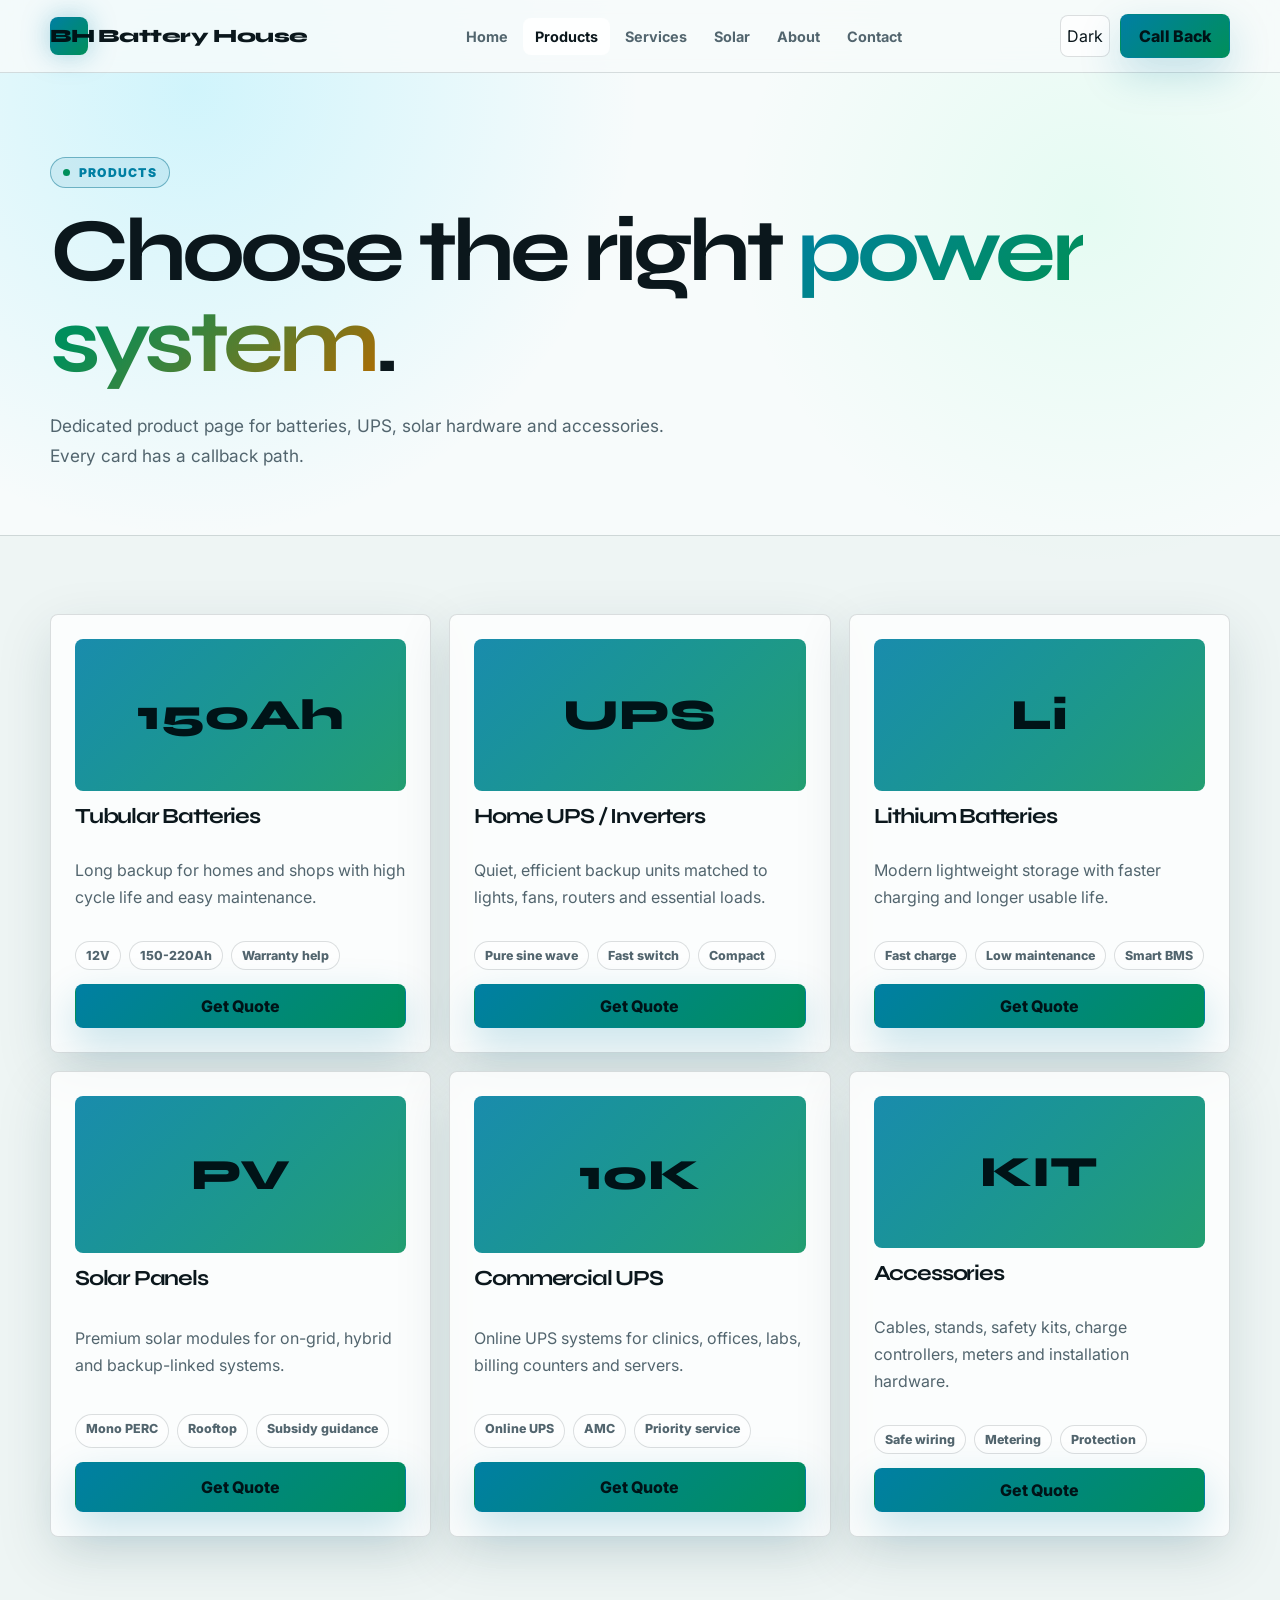
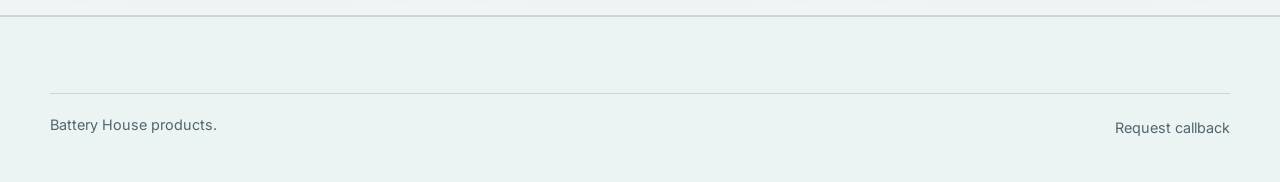
<file: products.html>
<!DOCTYPE html>
<html lang="en">
<head>
  <meta charset="UTF-8">
  <meta name="viewport" content="width=device-width, initial-scale=1.0">
  <title>Products | Battery House</title>
  <meta name="description" content="Battery House products: inverter batteries, UPS systems, lithium batteries, solar panels and accessories.">
  <link rel="preconnect" href="https://fonts.googleapis.com">
  <link rel="preconnect" href="https://fonts.gstatic.com" crossorigin>
  <link href="https://fonts.googleapis.com/css2?family=Inter:wght@400;600;700;800;900&family=Syne:wght@600;700;800&display=swap" rel="stylesheet">
  <link rel="stylesheet" href="styles.css">
</head>
<body>
  <header class="site-header"><div class="topbar"><a class="brand" href="index.html"><span class="brand-mark">BH</span>Battery House</a><nav class="desktop-nav"><a class="nav-link" href="index.html">Home</a><a class="nav-link active" href="products.html">Products</a><a class="nav-link" href="services.html">Services</a><a class="nav-link" href="solar.html">Solar</a><a class="nav-link" href="about.html">About</a><a class="nav-link" href="contact.html">Contact</a></nav><div class="nav-actions"><button class="theme-toggle" type="button" data-theme-toggle>Light</button><a class="btn primary callback" href="contact.html#callback-form">Call Back</a><button class="menu-toggle" type="button" data-menu-toggle>Menu</button></div></div><nav class="mobile-nav"><a class="nav-link" href="index.html">Home</a><a class="nav-link active" href="products.html">Products</a><a class="nav-link" href="services.html">Services</a><a class="nav-link" href="solar.html">Solar</a><a class="nav-link" href="about.html">About</a><a class="nav-link" href="contact.html">Contact</a></nav></header>
  <main>
    <section class="hero"><div class="wrap"><span class="eyebrow">Products</span><h1>Choose the right <span class="accent">power system</span>.</h1><p class="lead">Dedicated product page for batteries, UPS, solar hardware and accessories. Every card has a callback path.</p></div></section>
    <section class="section soft"><div class="wrap grid-3">
      <article class="product-card"><div class="product-visual">150Ah</div><h3>Tubular Batteries</h3><p>Long backup for homes and shops with high cycle life and easy maintenance.</p><div class="pill-row"><span class="pill">12V</span><span class="pill">150-220Ah</span><span class="pill">Warranty help</span></div><a class="btn primary" href="contact.html#callback-form">Get Quote</a></article>
      <article class="product-card"><div class="product-visual">UPS</div><h3>Home UPS / Inverters</h3><p>Quiet, efficient backup units matched to lights, fans, routers and essential loads.</p><div class="pill-row"><span class="pill">Pure sine wave</span><span class="pill">Fast switch</span><span class="pill">Compact</span></div><a class="btn primary" href="contact.html#callback-form">Get Quote</a></article>
      <article class="product-card"><div class="product-visual">Li</div><h3>Lithium Batteries</h3><p>Modern lightweight storage with faster charging and longer usable life.</p><div class="pill-row"><span class="pill">Fast charge</span><span class="pill">Low maintenance</span><span class="pill">Smart BMS</span></div><a class="btn primary" href="contact.html#callback-form">Get Quote</a></article>
      <article class="product-card"><div class="product-visual">PV</div><h3>Solar Panels</h3><p>Premium solar modules for on-grid, hybrid and backup-linked systems.</p><div class="pill-row"><span class="pill">Mono PERC</span><span class="pill">Rooftop</span><span class="pill">Subsidy guidance</span></div><a class="btn primary" href="contact.html#callback-form">Get Quote</a></article>
      <article class="product-card"><div class="product-visual">10K</div><h3>Commercial UPS</h3><p>Online UPS systems for clinics, offices, labs, billing counters and servers.</p><div class="pill-row"><span class="pill">Online UPS</span><span class="pill">AMC</span><span class="pill">Priority service</span></div><a class="btn primary" href="contact.html#callback-form">Get Quote</a></article>
      <article class="product-card"><div class="product-visual">KIT</div><h3>Accessories</h3><p>Cables, stands, safety kits, charge controllers, meters and installation hardware.</p><div class="pill-row"><span class="pill">Safe wiring</span><span class="pill">Metering</span><span class="pill">Protection</span></div><a class="btn primary" href="contact.html#callback-form">Get Quote</a></article>
    </div></section>
  </main>
  <footer class="site-footer"><div class="wrap footer-bottom"><span>Battery House products.</span><a class="footer-link" href="contact.html#callback-form">Request callback</a></div></footer>
  <script src="script.js"></script>
</body>
</html>
</file>
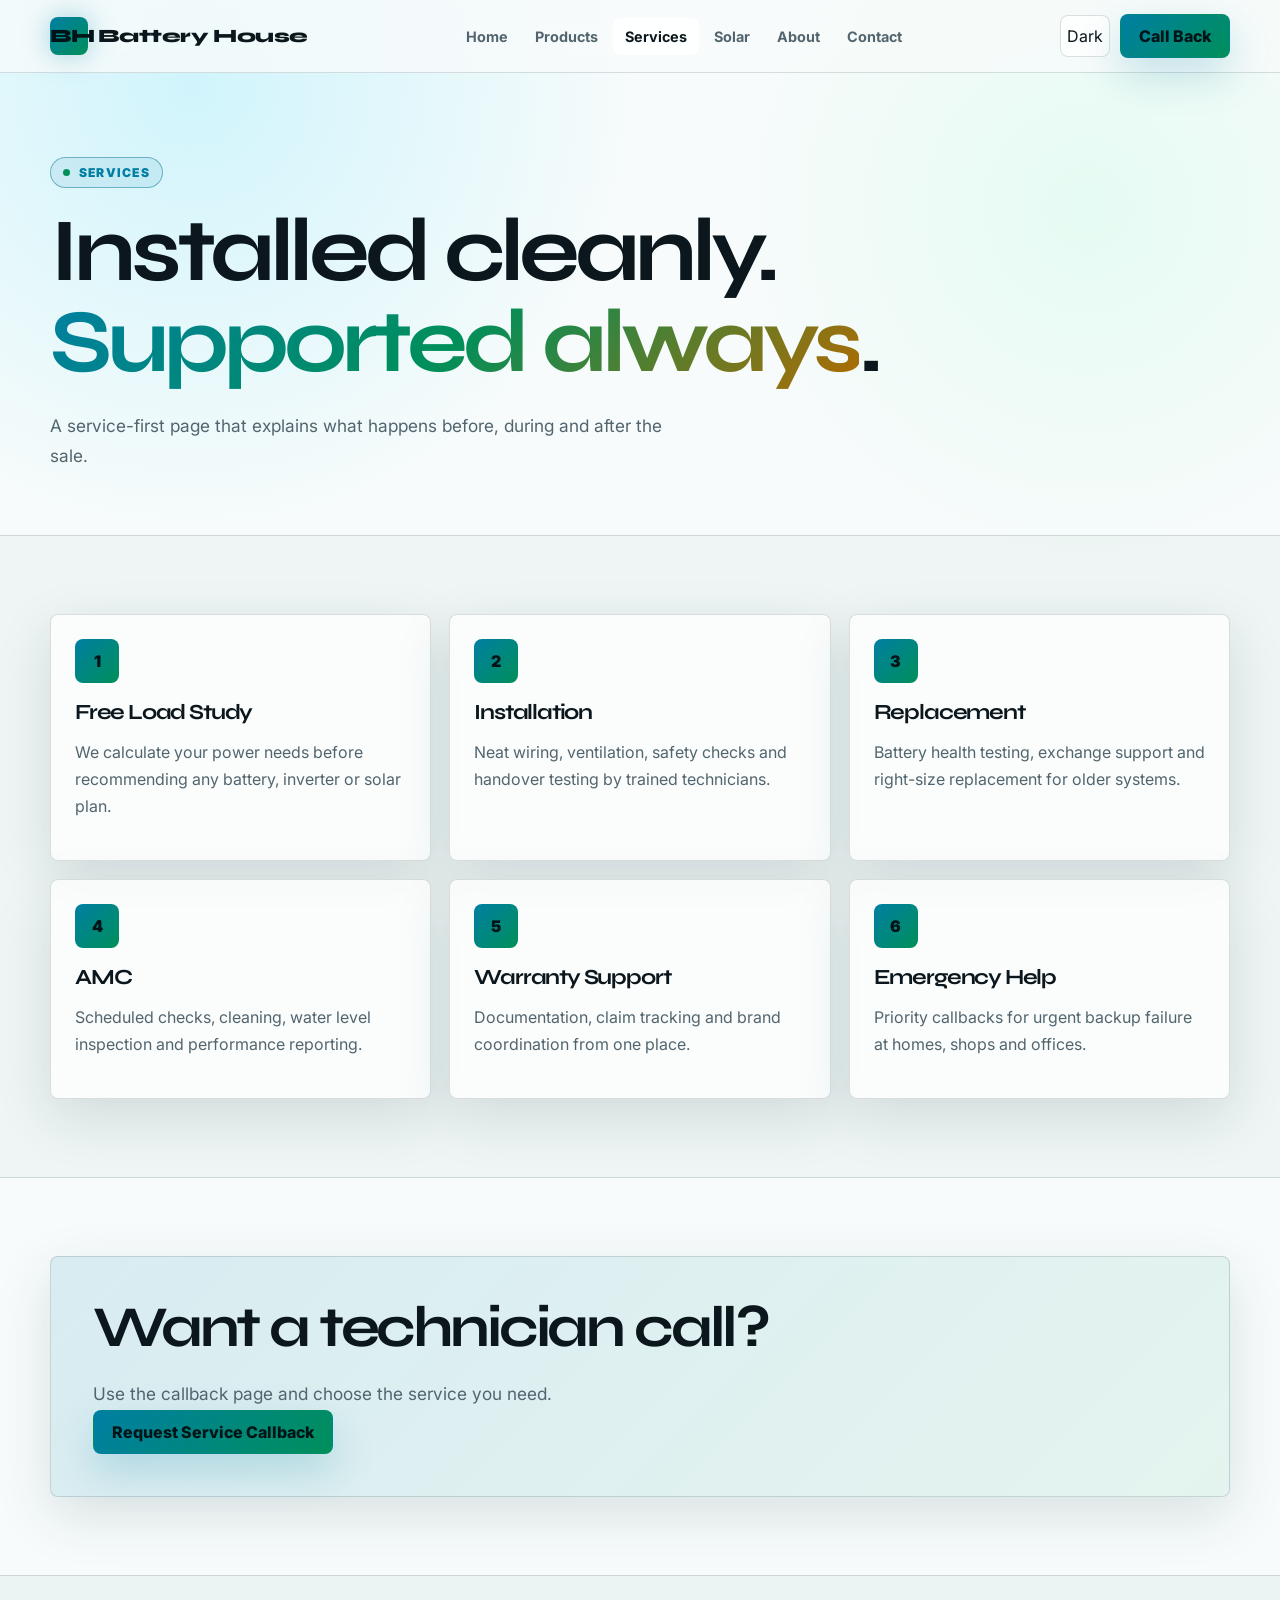
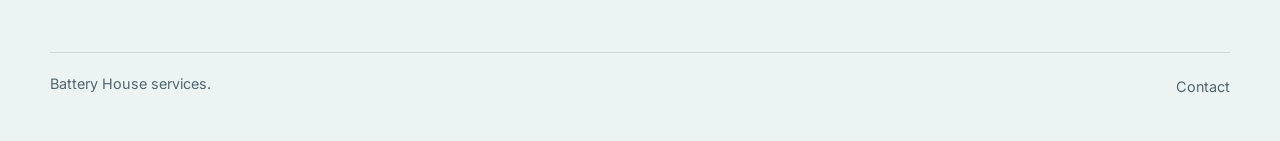
<file: services.html>
<!DOCTYPE html>
<html lang="en">
<head>
  <meta charset="UTF-8">
  <meta name="viewport" content="width=device-width, initial-scale=1.0">
  <title>Services | Battery House</title>
  <meta name="description" content="Battery House installation, battery replacement, AMC, emergency power support and solar subsidy guidance.">
  <link rel="preconnect" href="https://fonts.googleapis.com">
  <link rel="preconnect" href="https://fonts.gstatic.com" crossorigin>
  <link href="https://fonts.googleapis.com/css2?family=Inter:wght@400;600;700;800;900&family=Syne:wght@600;700;800&display=swap" rel="stylesheet">
  <link rel="stylesheet" href="styles.css">
</head>
<body>
  <header class="site-header"><div class="topbar"><a class="brand" href="index.html"><span class="brand-mark">BH</span>Battery House</a><nav class="desktop-nav"><a class="nav-link" href="index.html">Home</a><a class="nav-link" href="products.html">Products</a><a class="nav-link active" href="services.html">Services</a><a class="nav-link" href="solar.html">Solar</a><a class="nav-link" href="about.html">About</a><a class="nav-link" href="contact.html">Contact</a></nav><div class="nav-actions"><button class="theme-toggle" type="button" data-theme-toggle>Light</button><a class="btn primary callback" href="contact.html#callback-form">Call Back</a><button class="menu-toggle" type="button" data-menu-toggle>Menu</button></div></div><nav class="mobile-nav"><a class="nav-link" href="index.html">Home</a><a class="nav-link" href="products.html">Products</a><a class="nav-link active" href="services.html">Services</a><a class="nav-link" href="solar.html">Solar</a><a class="nav-link" href="about.html">About</a><a class="nav-link" href="contact.html">Contact</a></nav></header>
  <main>
    <section class="hero"><div class="wrap"><span class="eyebrow">Services</span><h1>Installed cleanly. <span class="accent">Supported always</span>.</h1><p class="lead">A service-first page that explains what happens before, during and after the sale.</p></div></section>
    <section class="section soft"><div class="wrap grid-3">
      <article class="card"><div class="icon">1</div><h3>Free Load Study</h3><p>We calculate your power needs before recommending any battery, inverter or solar plan.</p></article>
      <article class="card"><div class="icon">2</div><h3>Installation</h3><p>Neat wiring, ventilation, safety checks and handover testing by trained technicians.</p></article>
      <article class="card"><div class="icon">3</div><h3>Replacement</h3><p>Battery health testing, exchange support and right-size replacement for older systems.</p></article>
      <article class="card"><div class="icon">4</div><h3>AMC</h3><p>Scheduled checks, cleaning, water level inspection and performance reporting.</p></article>
      <article class="card"><div class="icon">5</div><h3>Warranty Support</h3><p>Documentation, claim tracking and brand coordination from one place.</p></article>
      <article class="card"><div class="icon">6</div><h3>Emergency Help</h3><p>Priority callbacks for urgent backup failure at homes, shops and offices.</p></article>
    </div></section>
    <section class="section"><div class="wrap banner"><h2>Want a technician call?</h2><p class="lead">Use the callback page and choose the service you need.</p><a class="btn primary" href="contact.html#callback-form">Request Service Callback</a></div></section>
  </main>
  <footer class="site-footer"><div class="wrap footer-bottom"><span>Battery House services.</span><a class="footer-link" href="contact.html">Contact</a></div></footer>
  <script src="script.js"></script>
</body>
</html>
</file>
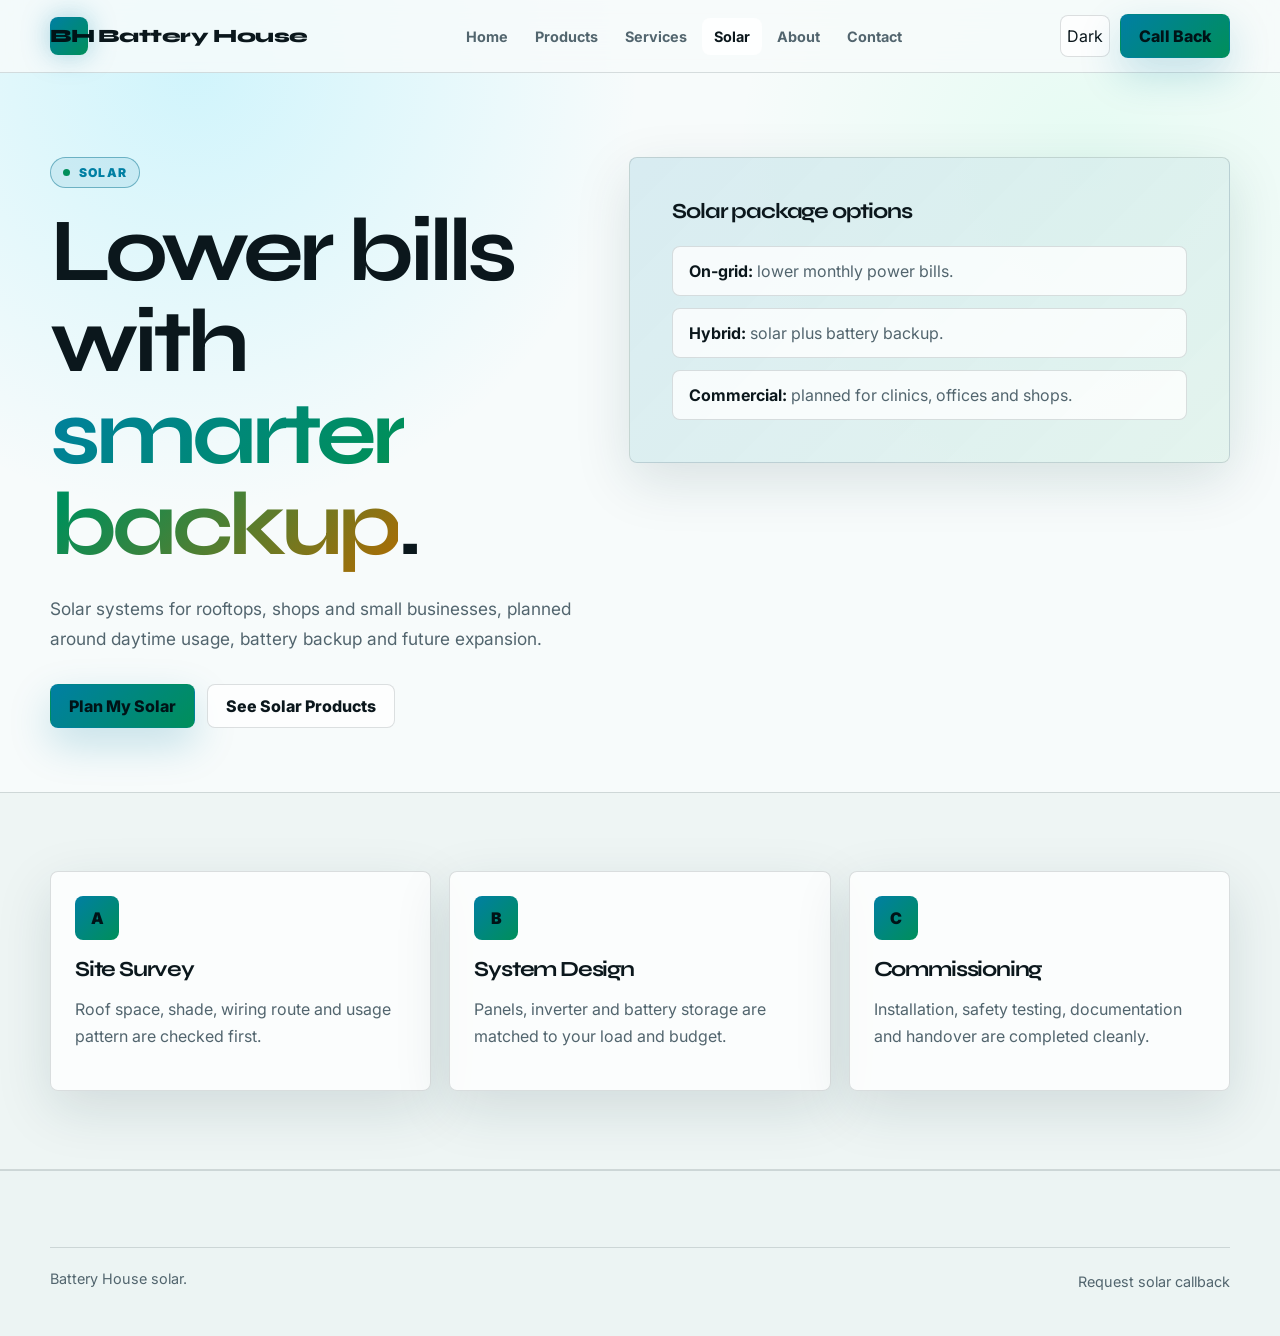
<file: solar.html>
<!DOCTYPE html>
<html lang="en">
<head>
  <meta charset="UTF-8">
  <meta name="viewport" content="width=device-width, initial-scale=1.0">
  <title>Solar | Battery House</title>
  <meta name="description" content="Solar panel, inverter and battery-backed solar solutions from Battery House.">
  <link rel="preconnect" href="https://fonts.googleapis.com">
  <link rel="preconnect" href="https://fonts.gstatic.com" crossorigin>
  <link href="https://fonts.googleapis.com/css2?family=Inter:wght@400;600;700;800;900&family=Syne:wght@600;700;800&display=swap" rel="stylesheet">
  <link rel="stylesheet" href="styles.css">
</head>
<body>
  <header class="site-header"><div class="topbar"><a class="brand" href="index.html"><span class="brand-mark">BH</span>Battery House</a><nav class="desktop-nav"><a class="nav-link" href="index.html">Home</a><a class="nav-link" href="products.html">Products</a><a class="nav-link" href="services.html">Services</a><a class="nav-link active" href="solar.html">Solar</a><a class="nav-link" href="about.html">About</a><a class="nav-link" href="contact.html">Contact</a></nav><div class="nav-actions"><button class="theme-toggle" type="button" data-theme-toggle>Light</button><a class="btn primary callback" href="contact.html#callback-form">Call Back</a><button class="menu-toggle" type="button" data-menu-toggle>Menu</button></div></div><nav class="mobile-nav"><a class="nav-link" href="index.html">Home</a><a class="nav-link" href="products.html">Products</a><a class="nav-link" href="services.html">Services</a><a class="nav-link active" href="solar.html">Solar</a><a class="nav-link" href="about.html">About</a><a class="nav-link" href="contact.html">Contact</a></nav></header>
  <main>
    <section class="hero"><div class="wrap split"><div><span class="eyebrow">Solar</span><h1>Lower bills with <span class="accent">smarter backup</span>.</h1><p class="lead">Solar systems for rooftops, shops and small businesses, planned around daytime usage, battery backup and future expansion.</p><div class="hero-actions"><a class="btn primary" href="contact.html#callback-form">Plan My Solar</a><a class="btn" href="products.html">See Solar Products</a></div></div><div class="banner"><h3>Solar package options</h3><ul class="feature-list"><li><strong>On-grid:</strong> lower monthly power bills.</li><li><strong>Hybrid:</strong> solar plus battery backup.</li><li><strong>Commercial:</strong> planned for clinics, offices and shops.</li></ul></div></div></section>
    <section class="section soft"><div class="wrap grid-3"><article class="card"><div class="icon">A</div><h3>Site Survey</h3><p>Roof space, shade, wiring route and usage pattern are checked first.</p></article><article class="card"><div class="icon">B</div><h3>System Design</h3><p>Panels, inverter and battery storage are matched to your load and budget.</p></article><article class="card"><div class="icon">C</div><h3>Commissioning</h3><p>Installation, safety testing, documentation and handover are completed cleanly.</p></article></div></section>
  </main>
  <footer class="site-footer"><div class="wrap footer-bottom"><span>Battery House solar.</span><a class="footer-link" href="contact.html#callback-form">Request solar callback</a></div></footer>
  <script src="script.js"></script>
</body>
</html>
</file>
<file: styles.css>
:root {
  color-scheme: dark;
  --bg: #071014;
  --bg-soft: #0d1b20;
  --panel: rgba(255, 255, 255, 0.06);
  --panel-strong: rgba(255, 255, 255, 0.1);
  --text: #f6fbff;
  --muted: #a6b8c0;
  --line: rgba(255, 255, 255, 0.13);
  --brand: #20d6ff;
  --brand-2: #65ffb5;
  --sun: #ffd166;
  --danger: #ff6b6b;
  --shadow: 0 24px 80px rgba(0, 0, 0, 0.35);
  --radius: 8px;
  --font: Inter, ui-sans-serif, system-ui, -apple-system, BlinkMacSystemFont, "Segoe UI", sans-serif;
  --display: Syne, Inter, ui-sans-serif, system-ui, sans-serif;
}

[data-theme="light"] {
  color-scheme: light;
  --bg: #f7fbfb;
  --bg-soft: #eaf3f1;
  --panel: rgba(255, 255, 255, 0.78);
  --panel-strong: rgba(255, 255, 255, 0.95);
  --text: #0b171c;
  --muted: #52656e;
  --line: rgba(12, 33, 40, 0.14);
  --brand: #007fa3;
  --brand-2: #008f5a;
  --sun: #b36b00;
  --shadow: 0 18px 55px rgba(18, 54, 62, 0.13);
}

* {
  box-sizing: border-box;
}

html {
  scroll-behavior: smooth;
}

body {
  margin: 0;
  font-family: var(--font);
  background:
    radial-gradient(circle at 15% 5%, rgba(32, 214, 255, 0.18), transparent 28rem),
    radial-gradient(circle at 85% 12%, rgba(101, 255, 181, 0.12), transparent 22rem),
    var(--bg);
  color: var(--text);
  min-height: 100vh;
}

body.menu-open {
  overflow: hidden;
}

a {
  color: inherit;
  text-decoration: none;
}

img {
  display: block;
  max-width: 100%;
}

button,
input,
select,
textarea {
  font: inherit;
}

.site-header {
  position: sticky;
  top: 0;
  z-index: 50;
  border-bottom: 1px solid var(--line);
  background: color-mix(in srgb, var(--bg) 83%, transparent);
  backdrop-filter: blur(18px);
}

.topbar {
  width: min(1180px, calc(100% - 32px));
  margin: 0 auto;
  min-height: 72px;
  display: flex;
  align-items: center;
  justify-content: space-between;
  gap: 18px;
}

.brand {
  display: inline-flex;
  align-items: center;
  gap: 10px;
  font-family: var(--display);
  font-weight: 800;
  letter-spacing: -0.03em;
  font-size: 1.18rem;
  white-space: nowrap;
}

.brand-mark {
  width: 38px;
  height: 38px;
  border-radius: var(--radius);
  display: grid;
  place-items: center;
  color: #001317;
  background: linear-gradient(135deg, var(--brand), var(--brand-2));
  box-shadow: 0 0 28px color-mix(in srgb, var(--brand) 35%, transparent);
}

.desktop-nav {
  display: flex;
  align-items: center;
  gap: 3px;
}

.nav-link {
  padding: 10px 12px;
  border-radius: var(--radius);
  color: var(--muted);
  font-size: 0.9rem;
  font-weight: 700;
}

.nav-link:hover,
.nav-link.active {
  color: var(--text);
  background: var(--panel);
}

.nav-actions {
  display: flex;
  align-items: center;
  gap: 10px;
}

.theme-toggle,
.menu-toggle {
  min-width: 42px;
  height: 42px;
  border: 1px solid var(--line);
  border-radius: var(--radius);
  color: var(--text);
  background: var(--panel);
  cursor: pointer;
}

.menu-toggle {
  display: none;
}

.theme-toggle:hover,
.menu-toggle:hover {
  border-color: color-mix(in srgb, var(--brand) 70%, var(--line));
}

.btn {
  display: inline-flex;
  align-items: center;
  justify-content: center;
  gap: 8px;
  min-height: 42px;
  padding: 11px 18px;
  border-radius: var(--radius);
  border: 1px solid var(--line);
  background: var(--panel);
  color: var(--text);
  font-weight: 800;
  cursor: pointer;
}

.btn.primary {
  color: #001317;
  border-color: transparent;
  background: linear-gradient(135deg, var(--brand), var(--brand-2));
  box-shadow: 0 16px 42px color-mix(in srgb, var(--brand) 22%, transparent);
}

.btn:hover {
  transform: translateY(-1px);
}

.mobile-nav {
  display: none;
}

.wrap {
  width: min(1180px, calc(100% - 32px));
  margin: 0 auto;
}

.hero {
  padding: 84px 0 64px;
}

.hero-grid {
  display: grid;
  grid-template-columns: minmax(0, 1fr) minmax(320px, 0.92fr);
  gap: 44px;
  align-items: center;
}

.eyebrow {
  display: inline-flex;
  align-items: center;
  gap: 9px;
  margin-bottom: 18px;
  padding: 7px 12px;
  border: 1px solid color-mix(in srgb, var(--brand) 38%, var(--line));
  border-radius: 999px;
  color: var(--brand);
  background: color-mix(in srgb, var(--brand) 9%, transparent);
  font-size: 0.76rem;
  font-weight: 900;
  letter-spacing: 0.1em;
  text-transform: uppercase;
}

.eyebrow::before {
  content: "";
  width: 7px;
  height: 7px;
  border-radius: 50%;
  background: var(--brand-2);
}

h1,
h2,
h3 {
  font-family: var(--display);
  margin: 0;
  letter-spacing: -0.055em;
  line-height: 1.02;
}

h1 {
  font-size: clamp(3rem, 7vw, 6.6rem);
}

h2 {
  font-size: clamp(2rem, 4.5vw, 4.1rem);
}

h3 {
  font-size: 1.35rem;
}

.accent {
  background: linear-gradient(135deg, var(--brand), var(--brand-2), var(--sun));
  -webkit-background-clip: text;
  background-clip: text;
  color: transparent;
}

.lead {
  max-width: 640px;
  margin: 22px 0 0;
  color: var(--muted);
  font-size: 1.08rem;
  line-height: 1.75;
}

.hero-actions {
  display: flex;
  flex-wrap: wrap;
  gap: 12px;
  margin-top: 30px;
}

.hero-card {
  position: relative;
  overflow: hidden;
  border: 1px solid var(--line);
  border-radius: var(--radius);
  background: var(--panel);
  box-shadow: var(--shadow);
}

.hero-card img {
  aspect-ratio: 4 / 3;
  width: 100%;
  height: 100%;
  object-fit: cover;
}

.hero-badge {
  position: absolute;
  left: 18px;
  bottom: 18px;
  display: grid;
  gap: 2px;
  max-width: calc(100% - 36px);
  padding: 14px 16px;
  border: 1px solid var(--line);
  border-radius: var(--radius);
  background: color-mix(in srgb, var(--bg) 78%, transparent);
  backdrop-filter: blur(12px);
}

.hero-badge strong {
  color: var(--brand-2);
}

.stats {
  display: grid;
  grid-template-columns: repeat(4, 1fr);
  gap: 14px;
  margin-top: 42px;
}

.stat,
.card,
.contact-card,
.product-card {
  border: 1px solid var(--line);
  border-radius: var(--radius);
  background: var(--panel);
  box-shadow: var(--shadow);
}

.stat {
  padding: 20px;
}

.stat strong {
  display: block;
  font-family: var(--display);
  font-size: 2rem;
  letter-spacing: -0.04em;
}

.stat span {
  color: var(--muted);
  font-size: 0.88rem;
}

.section {
  padding: 78px 0;
}

.section.soft {
  background: color-mix(in srgb, var(--bg-soft) 72%, transparent);
  border-block: 1px solid var(--line);
}

.section-head {
  display: flex;
  align-items: end;
  justify-content: space-between;
  gap: 28px;
  margin-bottom: 34px;
}

.section-head p {
  max-width: 520px;
  margin: 0;
  color: var(--muted);
  line-height: 1.7;
}

.grid-3,
.grid-4,
.grid-2 {
  display: grid;
  gap: 18px;
}

.grid-2 {
  grid-template-columns: repeat(2, 1fr);
}

.grid-3 {
  grid-template-columns: repeat(3, 1fr);
}

.grid-4 {
  grid-template-columns: repeat(4, 1fr);
}

.card,
.product-card,
.contact-card {
  padding: 24px;
}

.card .icon,
.contact-icon {
  width: 44px;
  height: 44px;
  display: grid;
  place-items: center;
  margin-bottom: 18px;
  border-radius: var(--radius);
  color: #001317;
  background: linear-gradient(135deg, var(--brand), var(--brand-2));
  font-weight: 900;
}

.card p,
.product-card p {
  color: var(--muted);
  line-height: 1.68;
}

.product-card {
  display: grid;
  gap: 14px;
}

.product-visual {
  min-height: 152px;
  border-radius: var(--radius);
  display: grid;
  place-items: center;
  color: #001317;
  background:
    linear-gradient(135deg, color-mix(in srgb, var(--brand) 90%, white), color-mix(in srgb, var(--brand-2) 86%, white));
  font-family: var(--display);
  font-size: 2.7rem;
  font-weight: 900;
}

.pill-row {
  display: flex;
  gap: 8px;
  flex-wrap: wrap;
}

.pill {
  padding: 6px 10px;
  border: 1px solid var(--line);
  border-radius: 999px;
  color: var(--muted);
  background: color-mix(in srgb, var(--panel) 75%, transparent);
  font-size: 0.78rem;
  font-weight: 800;
}

.split {
  display: grid;
  grid-template-columns: 0.95fr 1.05fr;
  gap: 36px;
  align-items: start;
}

.feature-list {
  display: grid;
  gap: 12px;
  margin: 24px 0 0;
  padding: 0;
  list-style: none;
}

.feature-list li {
  padding: 14px 16px;
  border: 1px solid var(--line);
  border-radius: var(--radius);
  background: var(--panel);
  color: var(--muted);
}

.feature-list strong {
  color: var(--text);
}

.banner {
  padding: 42px;
  border: 1px solid var(--line);
  border-radius: var(--radius);
  background:
    linear-gradient(135deg, color-mix(in srgb, var(--brand) 15%, transparent), color-mix(in srgb, var(--brand-2) 10%, transparent)),
    var(--panel);
  box-shadow: var(--shadow);
}

.contact-grid {
  display: grid;
  grid-template-columns: 0.88fr 1.12fr;
  gap: 28px;
  align-items: start;
}

.contact-stack {
  display: grid;
  gap: 14px;
}

.contact-card {
  display: grid;
  grid-template-columns: auto 1fr;
  gap: 15px;
  box-shadow: none;
}

.contact-card .contact-icon {
  margin: 0;
}

.contact-card p {
  margin: 4px 0 0;
  color: var(--muted);
  line-height: 1.55;
}

.form {
  display: grid;
  gap: 14px;
  padding: 24px;
  border: 1px solid var(--line);
  border-radius: var(--radius);
  background: var(--panel-strong);
  box-shadow: var(--shadow);
}

.form-row {
  display: grid;
  grid-template-columns: repeat(2, 1fr);
  gap: 14px;
}

label {
  display: grid;
  gap: 7px;
  color: var(--muted);
  font-size: 0.86rem;
  font-weight: 800;
}

input,
select,
textarea {
  width: 100%;
  border: 1px solid var(--line);
  border-radius: var(--radius);
  background: color-mix(in srgb, var(--bg) 72%, transparent);
  color: var(--text);
  padding: 13px 14px;
  outline: none;
}

textarea {
  min-height: 126px;
  resize: vertical;
}

input:focus,
select:focus,
textarea:focus {
  border-color: var(--brand);
}

.toast {
  position: fixed;
  right: 18px;
  bottom: 18px;
  z-index: 90;
  max-width: 360px;
  padding: 14px 16px;
  border: 1px solid var(--line);
  border-radius: var(--radius);
  background: var(--panel-strong);
  color: var(--text);
  box-shadow: var(--shadow);
  transform: translateY(20px);
  opacity: 0;
  pointer-events: none;
  transition: 0.25s ease;
}

.toast.show {
  transform: translateY(0);
  opacity: 1;
}

.site-footer {
  padding: 42px 0;
  border-top: 1px solid var(--line);
  background: color-mix(in srgb, var(--bg-soft) 78%, transparent);
}

.footer-grid {
  display: grid;
  grid-template-columns: 1.4fr repeat(3, 1fr);
  gap: 28px;
}

.footer-grid p,
.footer-link {
  color: var(--muted);
  line-height: 1.7;
}

.footer-links {
  display: grid;
  gap: 9px;
}

.footer-bottom {
  display: flex;
  justify-content: space-between;
  gap: 18px;
  margin-top: 34px;
  padding-top: 22px;
  border-top: 1px solid var(--line);
  color: var(--muted);
  font-size: 0.9rem;
}

@media (max-width: 940px) {
  .desktop-nav,
  .nav-actions .callback {
    display: none;
  }

  .menu-toggle {
    display: inline-grid;
    place-items: center;
  }

  .mobile-nav {
    position: fixed;
    inset: 73px 0 auto 0;
    display: grid;
    gap: 6px;
    padding: 18px;
    border-bottom: 1px solid var(--line);
    background: var(--bg);
    transform: translateY(-120%);
    transition: transform 0.25s ease;
    z-index: 45;
  }

  body.menu-open .mobile-nav {
    transform: translateY(0);
  }

  .mobile-nav .nav-link {
    padding: 14px;
  }

  .hero-grid,
  .split,
  .contact-grid {
    grid-template-columns: 1fr;
  }

  .stats,
  .grid-4,
  .grid-3,
  .footer-grid {
    grid-template-columns: repeat(2, 1fr);
  }

  .section-head {
    display: grid;
  }
}

@media (max-width: 620px) {
  .topbar,
  .wrap {
    width: min(100% - 24px, 1180px);
  }

  .hero {
    padding-top: 54px;
  }

  .stats,
  .grid-4,
  .grid-3,
  .grid-2,
  .footer-grid,
  .form-row {
    grid-template-columns: 1fr;
  }

  .banner {
    padding: 26px;
  }

  .footer-bottom {
    display: grid;
  }
}
</file>
